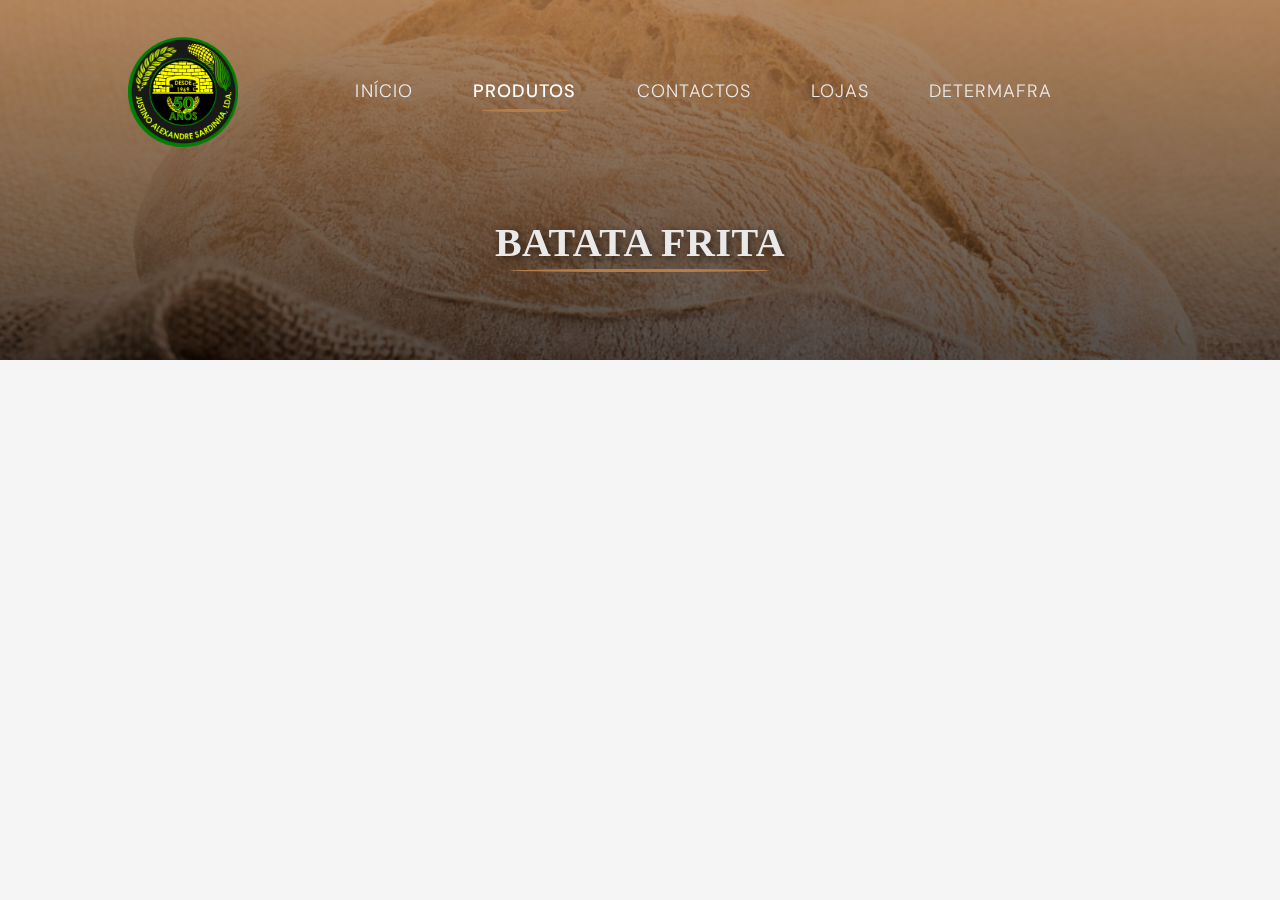
<file: batata.html>
<!DOCTYPE html>
<html lang="pt">
<head>
    <meta charset="UTF-8">
    <meta name="viewport" content="width=device-width, initial-scale=1.0">
    <link rel="stylesheet" href="/css/header.css">
    <link rel="stylesheet" href="/css/padaria.css">
    

    <link href="https://fonts.googleapis.com/css2?family=DM+Sans:wght@400;700&display=swap" rel="stylesheet">
</head>

<body>
    <section class="first-section">
    <div class="overlay-bg"></div>

    <header>
      <div class="header-container">
        <img src="imagens/logo_round.png" class="logo" alt="EriceiraPão">
        <nav>
          <ul class="nav-links">
            <li><a href="index.html">INÍCIO</a></li>
            <li class="dropdown">
              <a href="padaria.html" class="dropdown-toggle active">PRODUTOS</a>
              <div class="dropdown-content" role="menu" aria-label="Submenu Produtos">
                <a href="padaria.html"  role="menuitem">Padaria</a>
                <a href="pastelaria.html" role="menuitem">Pastelaria</a>
                <a href="batata.html" class="active" role="menuitem">Batata Frita</a>
              </div>
            </li>
            <li><a href="contactos.html">CONTACTOS</a></li>
            <li><a href="lojas.html">LOJAS</a></li>
            <li><a href="determafra.html">DETERMAFRA</a></li>
          </ul>
        </nav>
      </div>
    </header>

    <!-- Título da página sobre o hero -->
    <div class="section-content">
      <h1 class="loaded">BATATA FRITA</h1>
    </div>
  </section>

</body>
</html>
</file>
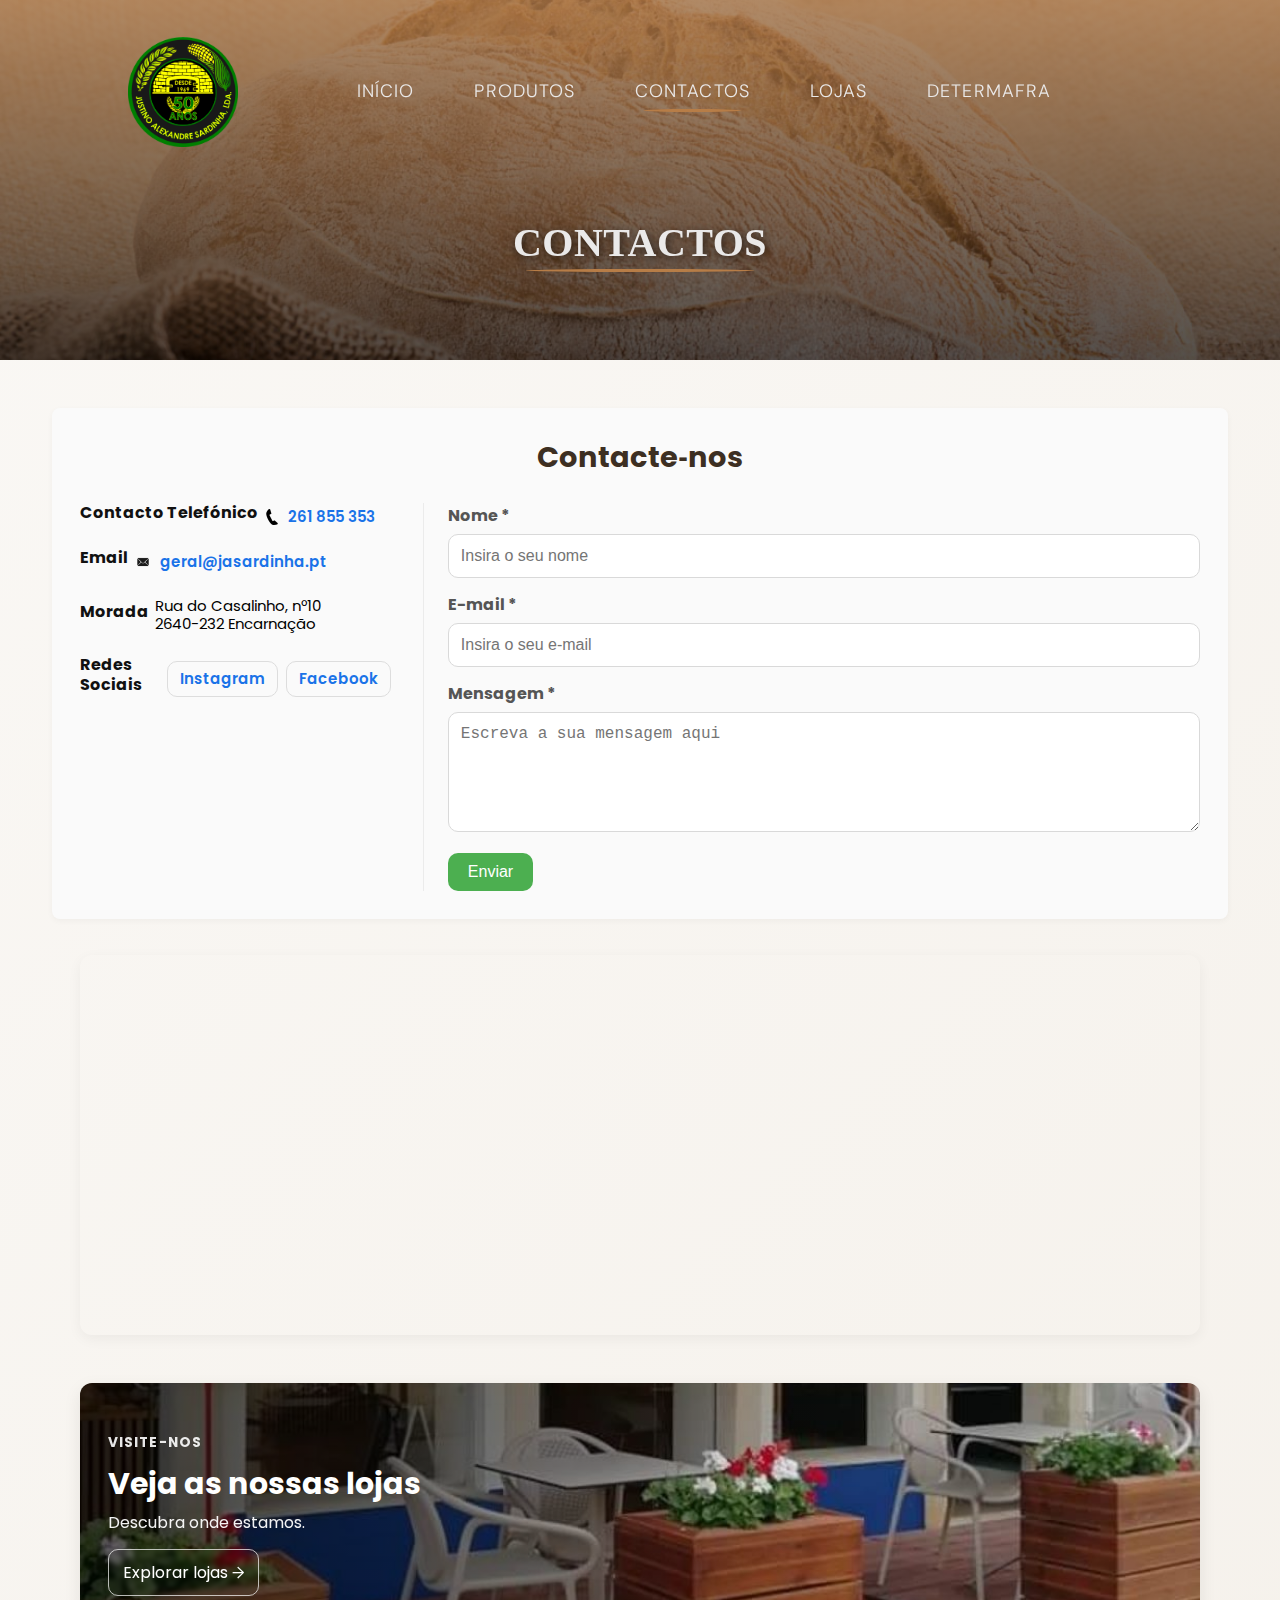
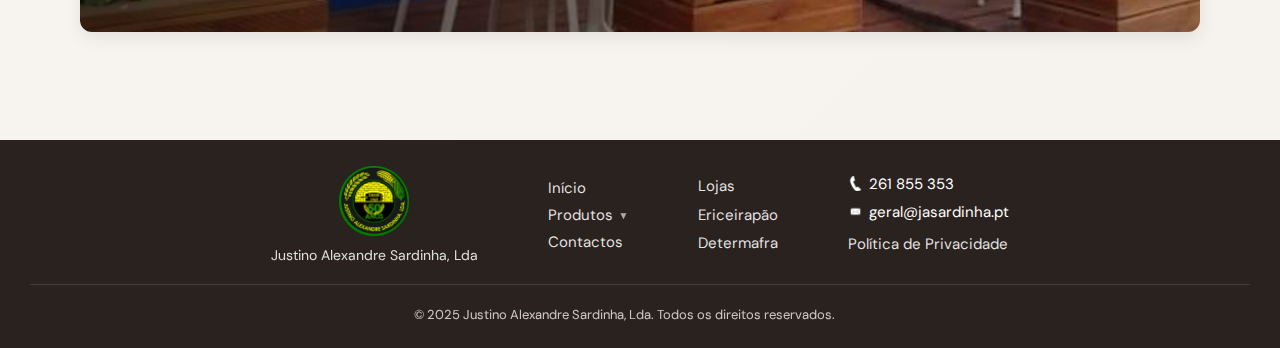
<file: contactos.html>
<!DOCTYPE html>
<html lang="pt">
<head>
    <meta charset="UTF-8">
    <meta name="viewport" content="width=device-width, initial-scale=1.0">

    
    <link rel="stylesheet" href="css/header.css">
    <link rel="stylesheet" href="css/footer.css">
    <link rel="stylesheet" href="css/contactos.css">
    

    <link href="https://fonts.googleapis.com/css2?family=DM+Sans:wght@400;700&display=swap" rel="stylesheet">
    <link href="https://cdn.jsdelivr.net/npm/aos@2.3.4/dist/aos.css" rel="stylesheet">
    <script src="https://cdn.jsdelivr.net/npm/aos@2.3.4/dist/aos.js"></script>

    
</head>
<body>
    <section class="first-section">
      <div class="overlay-bg"></div>
      
      <header>
        <div class="header-container">
          <img src="imagens/logo_round.png" class="logo" alt="EriceiraPão">
          <nav>
            <ul class="nav-links">
              <li><a href="index.html">INÍCIO</a></li>
              <li class="dropdown">
                <a href="#produtos" class="dropdown-toggle">PRODUTOS</a>
                <div class="dropdown-content">
                  <a href="padaria.html">Padaria</a>
                  <a href="pastelaria.html">Pastelaria</a>
                  <a href="batata.html">Batata Frita</a>
                </div>
              </li>
              <li><a href="contactos.html" class="active">CONTACTOS</a></li>
              <li><a href="lojas.html">LOJAS</a></li>
              <li><a href="determafra.html">DETERMAFRA</a></li>
            </ul>
          </nav>
        </div>
      </header>
      
      <div class="section-content">
        <h1 class="loaded">CONTACTOS</h1>
      </div>
    </section>




    <section class="contact-section">
  <div class="contact-wrapper">
    <h2 class="contact-title">Contacte‑nos</h2>

    <div class="contact-columns">
      <!-- Coluna: Informações -->
      <section class="contact-info">
        <div class="contact-item">
          <h3>Contacto Telefónico</h3>
          <p>
            <img src="imagens/call.png" class="call-icon" alt="">
            <a href="tel:+351261855353">261 855 353</a>
          </p>
        </div>

        <div class="contact-item">
          <h3>Email</h3>
          <p>
            <img src="imagens/email.png" class="email-icon" alt="">
            <a href="mailto:geral@jasardinha.pt">geral@jasardinha.pt</a>
          </p>
        </div>

        <div class="contact-item">
          <h3>Morada</h3>
          <p>Rua do Casalinho, nº10<br>2640-232 Encarnação</p>
        </div>

        <div class="contact-item">
          <h3>Redes Sociais</h3>
          <p class="socials">
            <a class="btn" href="#" aria-label="Instagram">Instagram</a>
            <a class="btn" href="#" aria-label="Facebook">Facebook</a>
          </p>
        </div>
      </section>

      <!-- Coluna: Formulário -->
      <form class="message-form" action="submit-form" method="POST" novalidate>
        <div class="form-group">
          <label for="name">Nome *</label>
          <input type="text" id="name" name="name" placeholder="Insira o seu nome" required autocomplete="name">
        </div>

        <div class="form-group">
          <label for="email">E-mail *</label>
          <input type="email" id="email" name="email" placeholder="Insira o seu e-mail" required autocomplete="email">
        </div>

        <div class="form-group">
          <label for="message">Mensagem *</label>
          <textarea id="message" name="message" placeholder="Escreva a sua mensagem aqui" required></textarea>
        </div>

        <button type="submit" class="btn-primary">Enviar</button>
      </form>
    </div>
  </div>
</section>
    
    
    
    
    <section id="mapa">
        <iframe src="https://www.google.com/maps/embed?pb=!1m18!1m12!1m3!1d1095.7363911429977!2d-9.371688426346928!3d39.033319021829705!2m3!1f0!2f0!3f0!3m2!1i1024!2i768!4f13.1!3m3!1m2!1s0xd1f25006f9876d5%3A0x1511f6d7dae30c22!2sJustino%20Alexandre%20Sardinha%20Lda%20-%20Sede!5e0!3m2!1spt-PT!2spt!4v1731589820463!5m2!1spt-PT!2spt" width="100%" height="400" style="border:0;" allowfullscreen="" loading="lazy" referrerpolicy="no-referrer-when-downgrade"></iframe>
    </section>

    <section class="stores-cta">
  <a class="stores-cta__box" href="./lojas.html">
    <div class="stores-cta__content">
      <p class="eyebrow">Visite-nos</p>
      <h2>Veja as nossas lojas</h2>
      <p class="subtitle">Descubra onde estamos.</p>
      <span class="btn-ghost">Explorar lojas →</span>
    </div>
  </a>
</section>


<footer class="footer">
  <div class="footer-container">

    <!-- COLUNA 1 — LOGO + NOME -->
    <div class="footer-col footer-1">
      <img src="imagens/logo_round.png" alt="JAS" class="footer-logo-small">
      <span class="empresa-nome">Justino Alexandre Sardinha, Lda</span>
    </div>

    <!-- COLUNA 2 — LINKS 1 -->
    <div class="footer-col footer-2">
      <a href="index.html">Início</a>
      <div class="footer-dropdown">
  <span class="footer-dropdown-title">
    Produtos
    <span class="footer-arrow">▼</span>
  </span>

  <div class="footer-dropdown-list">
    <a href="padaria.html">Padaria</a>
    <a href="pastelaria.html">Pastelaria</a>
    <a href="batata.html">Batata Frita</a>
  </div>
</div>
      <a href="contactos.html">Contactos</a>
    </div>

    <!-- COLUNA 3 — LINKS 2 -->
    <div class="footer-col footer-3">
      <a href="lojas.html">Lojas</a>
      <a href="lojas.html#ericeirapao">Ericeirapão</a>
      <a href="determafra.html">Determafra</a>
    </div>

    <!-- COLUNA 4 — CONTACTOS + PRIVACIDADE -->
    <div class="footer-col footer-4">

      <div class="contact-item">
        <img src="imagens/call.png" class="contact-icon" alt="Telefone">
        <span>261 855 353</span>
      </div>

      <div class="contact-item">
        <img src="imagens/email.png" class="contact-icon" alt="Email">
        <span>geral@jasardinha.pt</span>
      </div>

      <a href="privacidade.html" class="privacy-link">Política de Privacidade</a>

    </div>

  </div>

  <!-- BOTTOM BAR -->
  <div class="footer-bottom">
    <p>© 2025 Justino Alexandre Sardinha, Lda. Todos os direitos reservados.</p>
    <div class="footer-socials">
      <a href="https://instagram.com" target="_blank">
        <i class="fa-brands fa-instagram"></i>
      </a>
      <a href="https://facebook.com" target="_blank">
        <i class="fa-brands fa-facebook"></i>
      </a>
    </div>
  </div>
</footer>


</body>
</html>
</file>
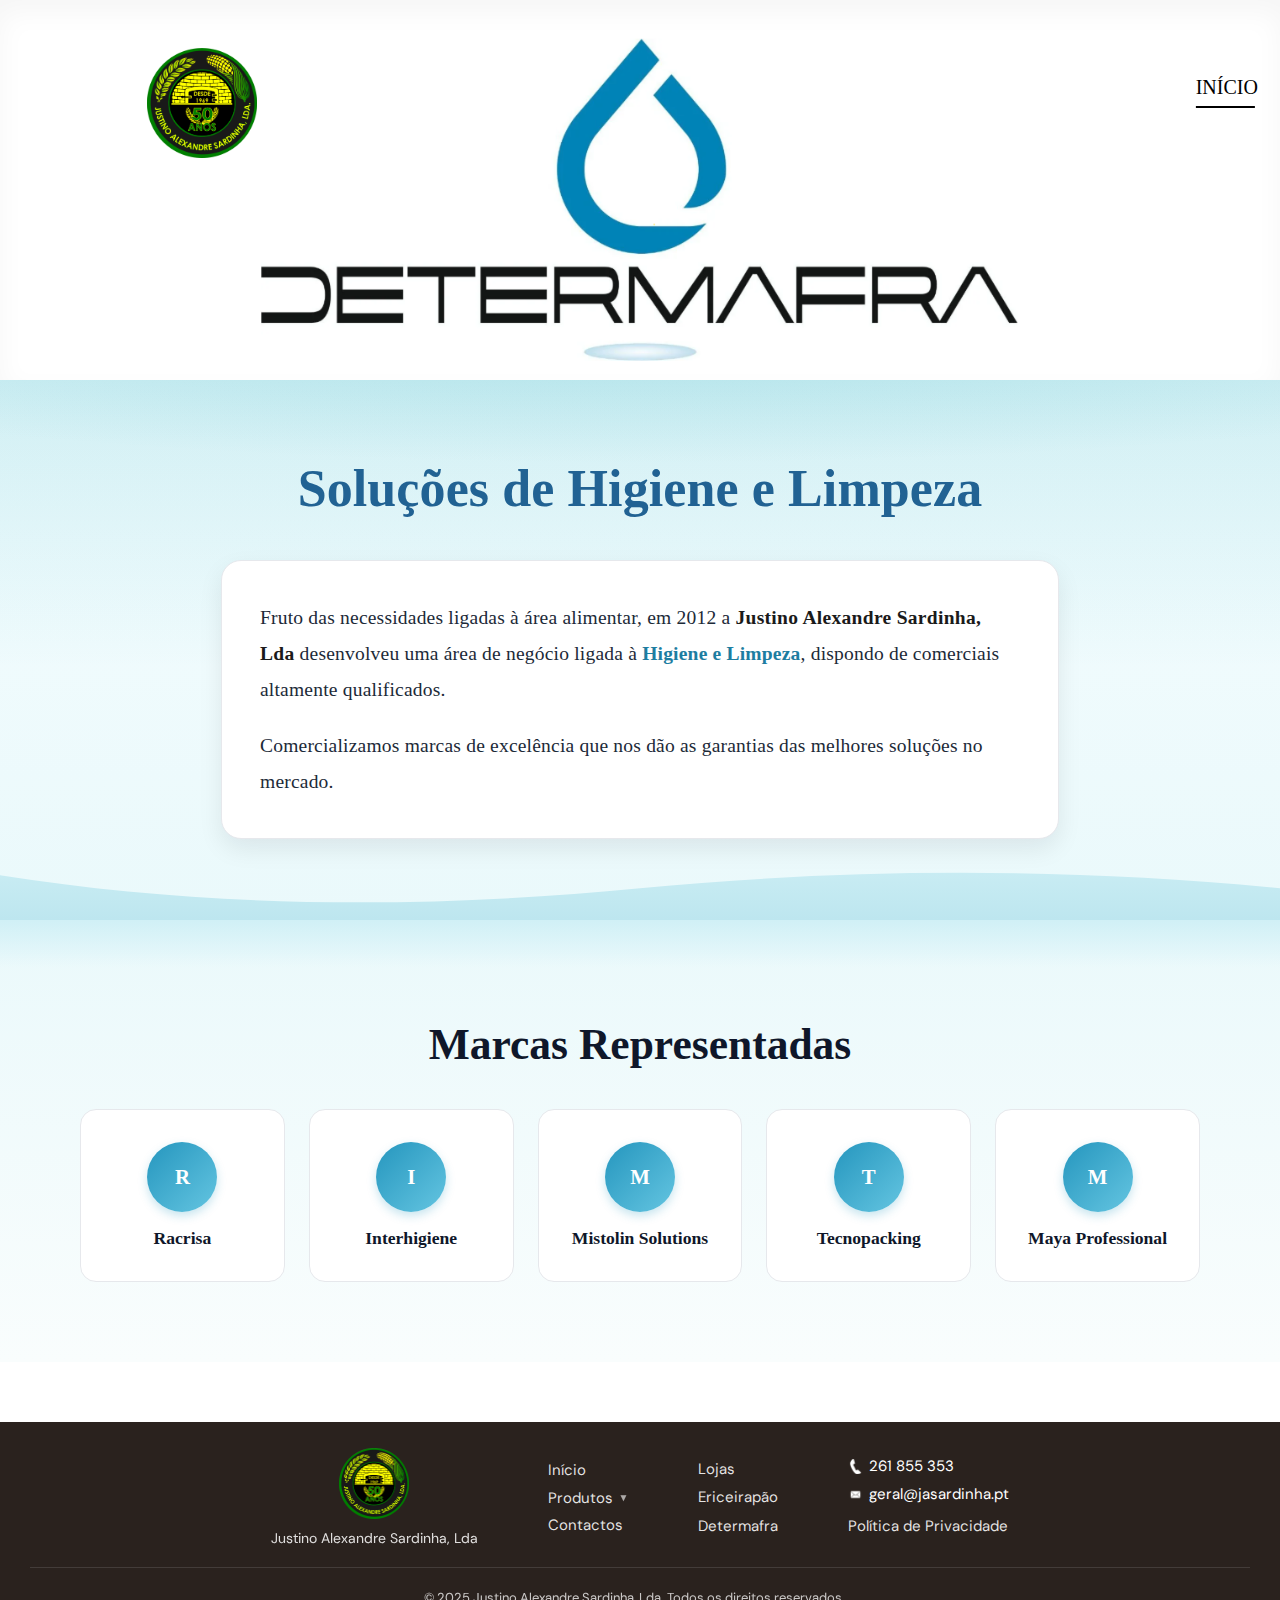
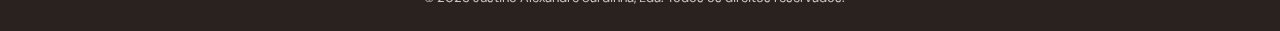
<file: determafra.html>
<!DOCTYPE html>
<html lang="pt">
<head>
  <meta charset="UTF-8" />
  <meta name="viewport" content="width=device-width, initial-scale=1.0" />
  <title>DETERMAFRA — JAS</title>

  <link rel="stylesheet" href="css/footer.css" />
  <link rel="stylesheet" href="css/determafra.css">

  <link href="https://fonts.googleapis.com/css2?family=DM+Sans:wght@400;700&display=swap" rel="stylesheet">
</head>

<body class="page-determafra">

  <header class="determafra-hero" role="banner" aria-label="Cabeçalho DETERMAFRA">
  <nav class="dm-nav" aria-label="Navegação">
    <a class="dm-brand" href="/index.html">
      <img src="/imagens/logo_round.png" alt="JAS — Justino Alexandre Sardinha" class="dm-jas-logo">
    </a>
    <a class="dm-home active" href="/index.html">INÍCIO</a>
  </nav>
  <div class="dm-bg"></div>
  </header>



  <!-- INTRODUÇÃO -->
  <section class="intro">
    <div class="container">
      <div class="section-head">
      <h2>Soluções de Higiene e Limpeza</h2>
      <div class="underline"></div>
    </div>
      <div class="intro-card">
        <p>
          Fruto das necessidades ligadas à área alimentar, em 2012 a
          <span class="highlight-company">Justino Alexandre Sardinha, Lda</span>
          desenvolveu uma área de negócio ligada à
          <span class="highlight-accent">Higiene e Limpeza</span>, dispondo de comerciais altamente qualificados.
        </p>
        <p>Comercializamos marcas de excelência que nos dão as garantias das melhores soluções no mercado.</p>
      </div>
    </div>
  </section>

<!--div class="jas-divider jas-divider--wave" aria-hidden="true">
  <svg viewBox="0 0 1440 120" preserveAspectRatio="none" role="presentation">
    <defs>
      <linearGradient id="jasWave" x1="0" y1="0" x2="0" y2="1">
        <stop offset="0%"  stop-color="#c8ecf3"/>
        <stop offset="100%" stop-color="#bde6ef"/>
      </linearGradient>
    </defs>

   
    <rect width="1440" height="120" fill="url(#jasWave)"></rect>
    <path d="M0,70 C240,110 480,110 720,85 C960,60 1200,60 1440,85 L1440,120 L0,120 Z" fill="#bde6ef"/>
  </svg>
</div-->


  <!-- MARCAS -->
  <section class="brands">
    <div class="container">
      <div class="section-head">
        <h2>Marcas Representadas</h2>
        <div class="underline"></div>
      </div>

      <div class="brands-grid">
        <a class="brand-card" href="https://www.racrisa.com/" target="_blank" rel="noopener">
          <div class="brand-avatar"><span>R</span></div>
          <h3>Racrisa</h3>
          <p>Soluções de higiene profissional</p>
        </a>
        <a class="brand-card" href="https://www.interhigiene.pt/" target="_blank" rel="noopener">
          <div class="brand-avatar"><span>I</span></div>
          <h3>Interhigiene</h3>
          <p>Produtos de limpeza industrial</p>
        </a>
        <a class="brand-card" href="https://www.mistolinsolutions.com/" target="_blank" rel="noopener">
          <div class="brand-avatar"><span>M</span></div>
          <h3>Mistolin Solutions</h3>
          <p>Inovação em higienização</p>
        </a>
        <a class="brand-card" href="https://www.tecnopacking.com/es/" target="_blank" rel="noopener">
          <div class="brand-avatar"><span>T</span></div>
          <h3>Tecnopacking</h3>
          <p>Embalagens e equipamentos</p>
        </a>
        <a class="brand-card" href="https://www.mayaprofessional.com/" target="_blank" rel="noopener">
          <div class="brand-avatar"><span>M</span></div>
          <h3>Maya Professional</h3>
          <p>Detergentes profissionais</p>
        </a>
      </div>
    </div>
  </section>


  <footer class="footer">
  <div class="footer-container">

    <!-- COLUNA 1 — LOGO + NOME -->
    <div class="footer-col footer-1">
      <img src="/imagens/logo_round.png" alt="JAS" class="footer-logo-small">
      <span class="empresa-nome">Justino Alexandre Sardinha, Lda</span>
    </div>

    <!-- COLUNA 2 — LINKS 1 -->
    <div class="footer-col footer-2">
      <a href="/">Início</a>
      <div class="footer-dropdown">
  <span class="footer-dropdown-title">
    Produtos
    <span class="footer-arrow">▼</span>
  </span>

  <div class="footer-dropdown-list">
    <a href="/produtos#padaria">Padaria</a>
    <a href="/produtos#pastelaria">Pastelaria</a>
    <a href="/produtos#batatafrita">Batata Frita</a>
  </div>
</div>
      <a href="/contactos">Contactos</a>
    </div>

    <!-- COLUNA 3 — LINKS 2 -->
    <div class="footer-col footer-3">
      <a href="/lojas">Lojas</a>
      <a href="/lojas#ericeirapao">Ericeirapão</a>
      <a href="/determafra">Determafra</a>
    </div>

    <!-- COLUNA 4 — CONTACTOS + PRIVACIDADE -->
    <div class="footer-col footer-4">

      <div class="contact-item">
        <img src="/imagens/call.png" class="contact-icon" alt="Telefone">
        <span>261 855 353</span>
      </div>

      <div class="contact-item">
        <img src="/imagens/email.png" class="contact-icon" alt="Email">
        <span>geral@jasardinha.pt</span>
      </div>

      <a href="/privacidade" class="privacy-link">Política de Privacidade</a>
    </div>

  </div>

  <!-- BOTTOM BAR -->
  <div class="footer-bottom">
    <p>© 2025 Justino Alexandre Sardinha, Lda. Todos os direitos reservados.</p>
    <div class="footer-socials">
      <a href="https://instagram.com" target="_blank">
        <i class="fa-brands fa-instagram"></i>
      </a>
      <a href="https://facebook.com" target="_blank">
        <i class="fa-brands fa-facebook"></i>
      </a>
    </div>
  </div>
</footer>
</body>
</html>
</file>
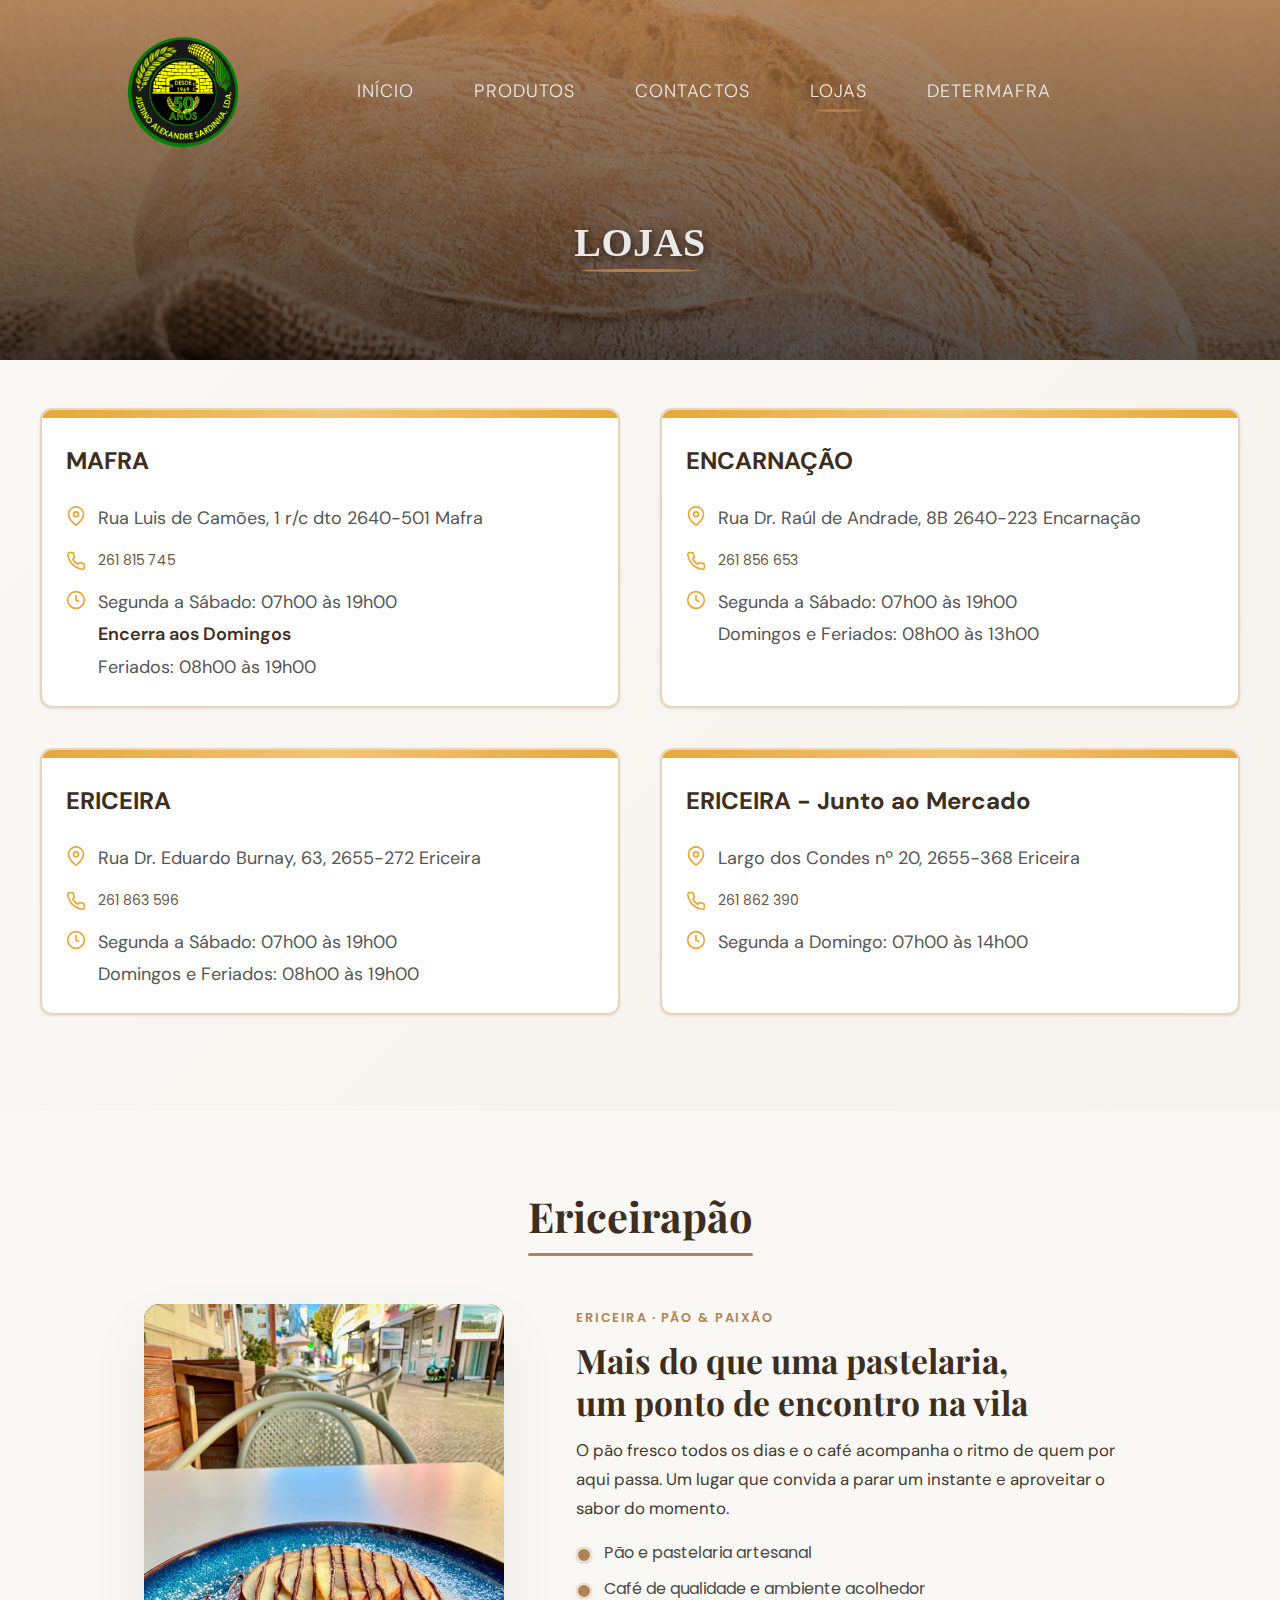
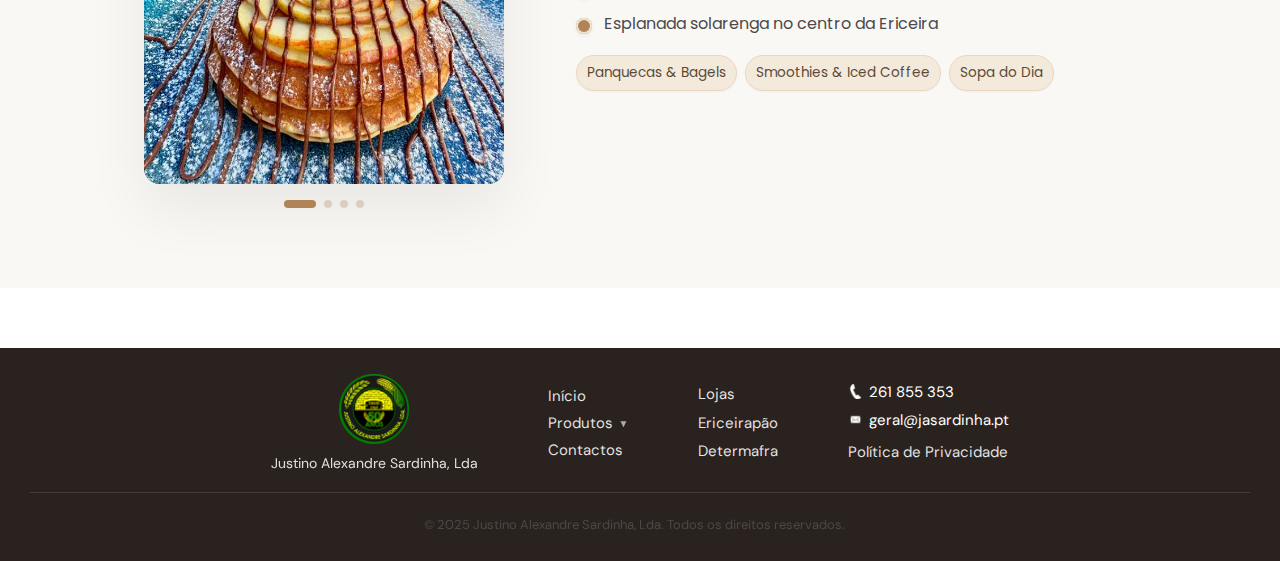
<file: lojas.html>
<!DOCTYPE html>
<html lang="pt">
<head>
  <meta charset="UTF-8" />
  <meta name="viewport" content="width=device-width, initial-scale=1.0"/>
  <meta name="description" content="Conheça as nossas lojas de padaria e pastelaria"/>
  <title>As Nossas Lojas - EriceiraPão</title>


  <link rel="stylesheet" href="css/header.css">
  <link rel="stylesheet" href="css/footer.css">
  <link rel="stylesheet" href="css/lojas.css">
  
  


</head>
<body>

  <!-- HEADER GLOBAL (hero + menu) -->
  <section class="first-section">
    <div class="overlay-bg"></div>

    <header>
      <div class="header-container">
        <img src="imagens/logo_round.png" class="logo" alt="EriceiraPão">
        <nav>
          <ul class="nav-links">
            <li><a href="index.html">INÍCIO</a></li>
            <li class="dropdown">
              <a href="padaria.html" class="dropdown-toggle">PRODUTOS</a>
              <div class="dropdown-content" role="menu" aria-label="Submenu Produtos">
                <a href="padaria.html" role="menuitem">Padaria</a>
                <a href="pastelaria.html" role="menuitem">Pastelaria</a>
                <a href="batata.html" role="menuitem">Batata Frita</a>
              </div>
            </li>
            <li><a href="contactos.html">CONTACTOS</a></li>
            <li><a href="lojas.html" class="active">LOJAS</a></li>
            <li><a href="determafra.html">DETERMAFRA</a></li>
          </ul>
        </nav>
      </div>
    </header>


    
    <!-- Título da página sobre o hero -->
    <div class="section-content">
      <h1 class="loaded">LOJAS</h1>
    </div>
  </section>

  <main class="lojas-content">

  <!-- CONTEÚDO DA PÁGINA LOJAS (sem o header antigo interno) -->
  <main class="container">
    <div class="content">

      <!-- Stores Grid -->
      <div class="stores-grid">
        <!-- Loja Mafra -->
        <div class="store-card">
          <div class="card-accent"></div>
          <div class="card-content">
            <h3>MAFRA</h3>

            <div class="info-section">
              <div class="info-item">
                <svg class="icon icon-primary" viewBox="0 0 24 24" fill="none" stroke="currentColor" stroke-width="2" aria-hidden="true">
                  <path d="M21 10c0 7-9 13-9 13s-9-6-9-13a9 9 0 0 1 18 0z"></path>
                  <circle cx="12" cy="10" r="3"></circle>
                </svg>
                <p>Rua Luis de Camões, 1 r/c dto 2640-501 Mafra</p>
              </div>

              <div class="info-item">
                <svg class="icon icon-primary" viewBox="0 0 24 24" fill="none" stroke="currentColor" stroke-width="2" aria-hidden="true">
                  <path d="M22 16.92v3a2 2 0 0 1-2.18 2 19.79 19.79 0 0 1-8.63-3.07 19.5 19.5 0 0 1-6-6 19.79 19.79 0 0 1-3.07-8.67A2 2 0 0 1 4.11 2h3a2 2 0 0 1 2 1.72 12.84 12.84 0 0 0 .7 2.81 2 2 0 0 1-.45 2.11L8.09 9.91a16 16 0 0 0 6 6l1.27-1.27a2 2 0 0 1 2.11-.45 12.84 12.84 0 0 0 2.81.7A2 2 0 0 1 22 16.92z"></path>
                </svg>
                <a href="tel:261815745">261 815 745</a>
              </div>

              <div class="info-item">
                <svg class="icon icon-primary" viewBox="0 0 24 24" fill="none" stroke="currentColor" stroke-width="2" aria-hidden="true">
                  <circle cx="12" cy="12" r="10"></circle>
                  <polyline points="12 6 12 12 16 14"></polyline>
                </svg>
                <div class="schedule">
                  <p>Segunda a Sábado: 07h00 às 19h00</p>
                  <p class="special">Encerra aos Domingos</p>
                  <p>Feriados: 08h00 às 19h00</p>
                </div>
              </div>
            </div>
          </div>
        </div>

        <!-- Loja Encarnação -->
        <div class="store-card">
          <div class="card-accent"></div>
          <div class="card-content">
            <h3>ENCARNAÇÃO</h3>

            <div class="info-section">
              <div class="info-item">
                <svg class="icon icon-primary" viewBox="0 0 24 24" fill="none" stroke="currentColor" stroke-width="2" aria-hidden="true">
                  <path d="M21 10c0 7-9 13-9 13s-9-6-9-13a9 9 0 0 1 18 0z"></path>
                  <circle cx="12" cy="10" r="3"></circle>
                </svg>
                <p>Rua Dr. Raúl de Andrade, 8B 2640-223 Encarnação</p>
              </div>

              <div class="info-item">
                <svg class="icon icon-primary" viewBox="0 0 24 24" fill="none" stroke="currentColor" stroke-width="2" aria-hidden="true">
                  <path d="M22 16.92v3a2 2 0 0 1-2.18 2 19.79 19.79 0 0 1-8.63-3.07 19.5 19.5 0 0 1-6-6 19.79 19.79 0 0 1-3.07-8.67A2 2 0 0 1 4.11 2h3a2 2 0 0 1 2 1.72 12.84 12.84 0 0 0 .7 2.81 2 2 0 0 1-.45 2.11L8.09 9.91a16 16 0 0 0 6 6l1.27-1.27a2 2 0 0 1 2.11-.45 12.84 12.84 0 0 0 2.81.7A2 2 0 0 1 22 16.92z"></path>
                </svg>
                <a href="tel:261856653">261 856 653</a>
              </div>

              <div class="info-item">
                <svg class="icon icon-primary" viewBox="0 0 24 24" fill="none" stroke="currentColor" stroke-width="2" aria-hidden="true">
                  <circle cx="12" cy="12" r="10"></circle>
                  <polyline points="12 6 12 12 16 14"></polyline>
                </svg>
                <div class="schedule">
                  <p>Segunda a Sábado: 07h00 às 19h00</p>
                  <p>Domingos e Feriados: 08h00 às 13h00</p>
                </div>
              </div>
            </div>
          </div>
        </div>

        <!-- Loja Ericeira -->
        <div class="store-card">
          <div class="card-accent"></div>
          <div class="card-content">
            <h3>ERICEIRA</h3>

            <div class="info-section">
              <div class="info-item">
                <svg class="icon icon-primary" viewBox="0 0 24 24" fill="none" stroke="currentColor" stroke-width="2" aria-hidden="true">
                  <path d="M21 10c0 7-9 13-9 13s-9-6-9-13a9 9 0 0 1 18 0z"></path>
                  <circle cx="12" cy="10" r="3"></circle>
                </svg>
                <p>Rua Dr. Eduardo Burnay, 63, 2655-272 Ericeira</p>
              </div>

              <div class="info-item">
                <svg class="icon icon-primary" viewBox="0 0 24 24" fill="none" stroke="currentColor" stroke-width="2" aria-hidden="true">
                  <path d="M22 16.92v3a2 2 0 0 1-2.18 2 19.79 19.79 0 0 1-8.63-3.07 19.5 19.5 0 0 1-6-6 19.79 19.79 0 0 1-3.07-8.67A2 2 0 0 1 4.11 2h3a2 2 0 0 1 2 1.72 12.84 12.84 0 0 0 .7 2.81 2 2 0 0 1-.45 2.11L8.09 9.91a16 16 0 0 0 6 6l1.27-1.27a2 2 0 0 1 2.11-.45 12.84 12.84 0 0 0 2.81.7A2 2 0 0 1 22 16.92z"></path>
                </svg>
                <a href="tel:261863596">261 863 596</a>
              </div>

              <div class="info-item">
                <svg class="icon icon-primary" viewBox="0 0 24 24" fill="none" stroke="currentColor" stroke-width="2" aria-hidden="true">
                  <circle cx="12" cy="12" r="10"></circle>
                  <polyline points="12 6 12 12 16 14"></polyline>
                </svg>
                <div class="schedule">
                  <p>Segunda a Sábado: 07h00 às 19h00</p>
                  <p>Domingos e Feriados: 08h00 às 19h00</p>
                </div>
              </div>
            </div>
          </div>
        </div>

        <!-- Loja Ericeira Mercado -->
        <div class="store-card">
          <div class="card-accent"></div>
          <div class="card-content">
            <h3>ERICEIRA - Junto ao Mercado</h3>

            <div class="info-section">
              <div class="info-item">
                <svg class="icon icon-primary" viewBox="0 0 24 24" fill="none" stroke="currentColor" stroke-width="2" aria-hidden="true">
                  <path d="M21 10c0 7-9 13-9 13s-9-6-9-13a9 9 0 0 1 18 0z"></path>
                  <circle cx="12" cy="10" r="3"></circle>
                </svg>
                <p>Largo dos Condes nº 20, 2655-368 Ericeira</p>
              </div>

              <div class="info-item">
                <svg class="icon icon-primary" viewBox="0 0 24 24" fill="none" stroke="currentColor" stroke-width="2" aria-hidden="true">
                  <path d="M22 16.92v3a2 2 0 0 1-2.18 2 19.79 19.79 0 0 1-8.63-3.07 19.5 19.5 0 0 1-6-6 19.79 19.79 0 0 1-3.07-8.67A2 2 0 0 1 4.11 2h3a2 2 0 0 1 2 1.72 12.84 12.84 0 0 0 .7 2.81 2 2 0 0 1-.45 2.11L8.09 9.91a16 16 0 0 0 6 6l1.27-1.27a2 2 0 0 1 2.11-.45 12.84 12.84 0 0 0 2.81.7A2 2 0 0 1 22 16.92z"></path>
                </svg>
                <a href="tel:261862390">261 862 390</a>
              </div>

              <div class="info-item">
                <svg class="icon icon-primary" viewBox="0 0 24 24" fill="none" stroke="currentColor" stroke-width="2" aria-hidden="true">
                  <circle cx="12" cy="12" r="10"></circle>
                  <polyline points="12 6 12 12 16 14"></polyline>
                </svg>
                <div class="schedule">
                  <p>Segunda a Domingo: 07h00 às 14h00</p>
                </div>
              </div>
            </div>
          </div>
        </div>
      </div>

      <!-- Additional Info -->
      <!--div class="footer-info">
        <p><strong>JUSTINO ALEXANDRE SARDINHA, LDA</strong> - Tradição e qualidade desde sempre</p>
      </div -->
    </div>
  </main>


  <section id="ericeirapao" class="ericeirapao-section">
  <h2 class="ericeirapao-titulo">Ericeirapão</h2>

  <div class="ericeirapao-inner">
    <!-- COLUNA ESQUERDA: CARROSSEL -->
    <div class="ericeirapao-carousel">
      <div class="carousel-wrapper">
        <div class="carousel-viewport">
          <div class="carousel-track">

            <!-- SLIDE 1 -->
            <div class="carousel-slide">
              <div class="carousel-media">
                <img src="imagens/ericeirapao/panqueca.png" alt="Pastel de nata e café na esplanada da Ericeirapão">
              </div>
            </div>

            <!-- SLIDE 2 -->
            <div class="carousel-slide">
              <div class="carousel-media">
                <img src="imagens/ericeirapao/pastelnata.png" alt="Pastelaria artesanal fresca da Ericeirapão">
              </div>
            </div>

            <!-- SLIDE 3 -->
            <div class="carousel-slide">
              <div class="carousel-media">
                <img src="imagens/ericeirapao/pasteis.png" alt="Smoothies e opções leves">
              </div>
            </div>

            <div class="carousel-slide">
              <div class="carousel-media">
                <img src="imagens/ericeirapao/queques.png" alt="Smoothies e opções leves">
              </div>
            </div>

          </div>

          <button class="carousel-btn prev" aria-label="Slide anterior"></button>
          <button class="carousel-btn next" aria-label="Próximo slide"></button>
        </div>

        <!-- DOTS -->
        <div class="carousel-dots">
          <button class="dot active" data-slide="0"></button>
          <button class="dot" data-slide="1"></button>
          <button class="dot" data-slide="2"></button>
          <button class="dot" data-slide="3"></button>
        </div>
      </div>
    </div>

    <!-- COLUNA DIREITA: TEXTO -->
    <div class="ericeirapao-texto">
  <span class="ericeirapao-eyebrow">Ericeira · Pão & Paixão</span>

  <h3 class="ericeirapao-subtitulo">
    Mais do que uma pastelaria,<br>
    um ponto de encontro na vila
  </h3>

  <p class="ericeirapao-lead">
    O pão fresco todos os dias e o café acompanha o ritmo de quem por aqui passa.  
    Um lugar que convida a parar um instante e aproveitar o sabor do momento.  
  </p>

  <ul class="ericeirapao-feature-list">
    <li>Pão e pastelaria artesanal</li>
    <li>Café de qualidade e ambiente acolhedor</li>
    <li>Esplanada solarenga no centro da Ericeira</li>
  </ul>

  <div class="ericeirapao-pills">
    <span class="pill">Panquecas & Bagels</span>
    <span class="pill">Smoothies & Iced Coffee</span>
    <span class="pill">Sopa do Dia</span>
  </div>
</div>

</section>

  </main>

  <footer class="footer">
  <div class="footer-container">

    <!-- COLUNA 1 — LOGO + NOME -->
    <div class="footer-col footer-1">
      <img src="imagens/logo_round.png" alt="JAS" class="footer-logo-small">
      <span class="empresa-nome">Justino Alexandre Sardinha, Lda</span>
    </div>

    <!-- COLUNA 2 — LINKS 1 -->
    <div class="footer-col footer-2">
      <a href="index.html">Início</a>
      <div class="footer-dropdown">
  <span class="footer-dropdown-title">
    Produtos
    <span class="footer-arrow">▼</span>
  </span>

  <div class="footer-dropdown-list">
    <a href="produtos.html">Padaria</a>
    <a href="produtos.html">Pastelaria</a>
    <a href="produtos.html">Batata Frita</a>
  </div>
</div>
      <a href="contactos.html">Contactos</a>
    </div>

    <!-- COLUNA 3 — LINKS 2 -->
    <div class="footer-col footer-3">
      <a href="lojas.html">Lojas</a>
      <a href="lojas.html#ericeirapao">Ericeirapão</a>
      <a href="determafra.html">Determafra</a>
    </div>

    <!-- COLUNA 4 — CONTACTOS + PRIVACIDADE -->
    <div class="footer-col footer-4">

      <div class="contact-item">
        <img src="imagens/call.png" class="contact-icon" alt="Telefone">
        <span>261 855 353</span>
      </div>

      <div class="contact-item">
        <img src="imagens/email.png" class="contact-icon" alt="Email">
        <span>geral@jasardinha.pt</span>
      </div>

      <a href="privacidade.html" class="privacy-link">Política de Privacidade</a>
    </div>

  </div>

  <!-- BOTTOM BAR -->
  <div class="footer-bottom">
    <p>© 2025 Justino Alexandre Sardinha, Lda. Todos os direitos reservados.</p>
    <div class="footer-socials">
      <a href="https://instagram.com" target="_blank">
        <i class="fa-brands fa-instagram"></i>
      </a>
      <a href="https://facebook.com" target="_blank">
        <i class="fa-brands fa-facebook"></i>
      </a>
    </div>
  </div>
</footer>




<script>
document.addEventListener('DOMContentLoaded', function () {
  const track = document.querySelector('.carousel-track');
  const slides = Array.from(document.querySelectorAll('.carousel-slide'));
  const nextBtn = document.querySelector('.carousel-btn.next');
  const prevBtn = document.querySelector('.carousel-btn.prev');
  const dots = Array.from(document.querySelectorAll('.carousel-dots .dot'));

  let indexAtual = 0;
  const total = slides.length;

  function atualizarCarousel() {
    const offset = -indexAtual * 100;
    track.style.transform = 'translateX(' + offset + '%)';

    // atualizar dots
    dots.forEach((dot, i) => {
      if (i === indexAtual) {
        dot.classList.add('active');
      } else {
        dot.classList.remove('active');
      }
    });
  }

  function proximo() {
    indexAtual = indexAtual + 1;
    if (indexAtual >= total) indexAtual = 0; // loop
    atualizarCarousel();
  }

  function anterior() {
    indexAtual = indexAtual - 1;
    if (indexAtual < 0) indexAtual = total - 1; // loop
    atualizarCarousel();
  }

  // botões
  nextBtn.addEventListener('click', proximo);
  prevBtn.addEventListener('click', anterior);

  // dots
  dots.forEach((dot, i) => {
    dot.addEventListener('click', () => {
      indexAtual = i;
      atualizarCarousel();
    });
  });

  // autoplay
  let autoplayTimer = setInterval(proximo, 4000);

  // pausa no hover
  const wrapper = document.querySelector('.carousel-wrapper');
  wrapper.addEventListener('mouseenter', () => clearInterval(autoplayTimer));
  wrapper.addEventListener('mouseleave', () => {
    autoplayTimer = setInterval(proximo, 4000);
  });

  atualizarCarousel();
});
</script>


<script>
document.addEventListener('DOMContentLoaded', function () {
  const root = document.querySelector('#ericeirapao');           // escopo só desta secção
  if (!root) return;

  const track = root.querySelector('.carousel-track');
  const slides = Array.from(root.querySelectorAll('.carousel-slide'));
  const prevBtn = root.querySelector('.carousel-btn.prev');
  const nextBtn = root.querySelector('.carousel-btn.next');
  const dots    = Array.from(root.querySelectorAll('.carousel-dots .dot'));
  const wrapper = root.querySelector('.carousel-wrapper');

  let index = 0;
  const total = slides.length;

  function update() {
    track.style.transform = 'translateX(' + (-index * 100) + '%)';
    dots.forEach((d,i) => d.classList.toggle('active', i === index));
  }

  function next() { index = (index + 1) % total; update(); }
  function prev() { index = (index - 1 + total) % total; update(); }

  // ligações
  nextBtn.addEventListener('click', next);
  prevBtn.addEventListener('click', prev);
  dots.forEach((d,i) => d.addEventListener('click', () => { index = i; update(); }));

  // autoplay + pausa no hover
  let timer = setInterval(next, 4000);
  wrapper.addEventListener('mouseenter', () => clearInterval(timer));
  wrapper.addEventListener('mouseleave', () => timer = setInterval(next, 4000));

  // teclado (setas ← →)
  root.addEventListener('keydown', (e) => {
    if (e.key === 'ArrowRight') next();
    if (e.key === 'ArrowLeft')  prev();
  });
  // tornar a secção focável para receber teclado
  root.setAttribute('tabindex','-1');

  update();
});
</script>

</body>
</html>
</file>
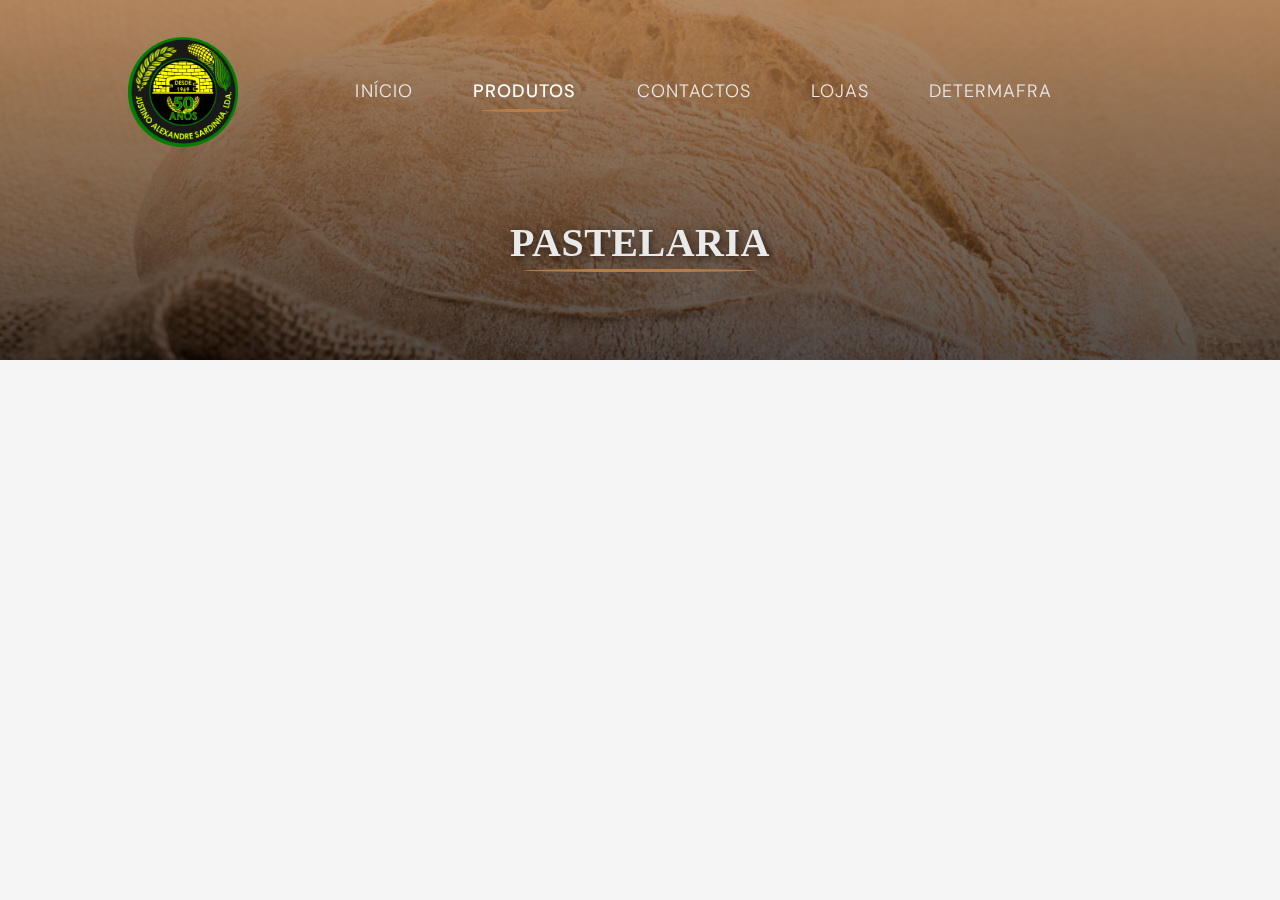
<file: pastelaria.html>
<!DOCTYPE html>
<html lang="pt">
<head>
    <meta charset="UTF-8">
    <meta name="viewport" content="width=device-width, initial-scale=1.0">
    <link rel="stylesheet" href="/css/header.css">
    <link rel="stylesheet" href="/css/padaria.css">
    
    

    <link href="https://fonts.googleapis.com/css2?family=DM+Sans:wght@400;700&display=swap" rel="stylesheet">
</head>

<body>
    <section class="first-section">
    <div class="overlay-bg"></div>

    <header>
      <div class="header-container">
        <img src="imagens/logo_round.png" class="logo" alt="EriceiraPão">
        <nav>
          <ul class="nav-links">
            <li><a href="index.html">INÍCIO</a></li>
            <li class="dropdown">
              <a href="padaria.html" class="dropdown-toggle active">PRODUTOS</a>
              <div class="dropdown-content" role="menu" aria-label="Submenu Produtos">
                <a href="padaria.html"  role="menuitem">Padaria</a>
                <a href="pastelaria.html" class="active" role="menuitem">Pastelaria</a>
                <a href="batata.html"  role="menuitem">Batata Frita</a>
              </div>
            </li>
            <li><a href="contactos.html">CONTACTOS</a></li>
            <li><a href="lojas.html">LOJAS</a></li>
            <li><a href="determafra.html">DETERMAFRA</a></li>
          </ul>
        </nav>
      </div>
    </header>

    <!-- Título da página sobre o hero -->
    <div class="section-content">
      <h1 class="loaded">PASTELARIA</h1>
    </div>
  </section>

</body>
</html>
</file>
<file: css/header.css>
@import url('https://fonts.googleapis.com/css2?family=DM+Sans:wght@400;700&display=swap');
@import url('https://fonts.googleapis.com/css2?family=Playfair+Display:wght@700&family=Poppins:wght@400;600&display=swap');

/* Base mínima para o header */
html,
body {
  margin: 0;
  padding: 0;
  font-family: 'Poppins', 'DM Sans', 'Montserrat', Arial, sans-serif;
  color: #000;
  overflow-x: hidden;
}

/* HERO do header (com imagem e gradiente) */
.first-section {
  --bg-brightness: 0.8;
  background: none;
  min-height: 40vh;
  position: relative;
  color: #fff;
  text-align: center;
  will-change: transform;
}

.first-section::before {
  content: "";
  position: absolute;
  inset: 0;
  background-image: url('../imagens/header.jpg');
  background-size: cover;
  background-position: 65% 17%;
  background-repeat: no-repeat;
  filter: brightness(var(--bg-brightness));
  --bg-brightness: 0.6;
  z-index: 0;
  pointer-events: none;
}

.first-section::after {
  content: "";
  position: absolute;
  inset: 0;
  background: linear-gradient(180deg, rgba(187, 133, 83, 0.7) 0%, rgba(0, 0, 0, 0.45) 100%);
  pointer-events: none;
  z-index: 1;
}

.first-section>* {
  position: relative;
  z-index: 2;
}

.first-section>header {
  z-index: 3;
}





/* Título dentro do hero */
.section-content {
  max-width: 800px;
  margin: 0 auto;
  text-align: center;
  color: #000;
  padding-bottom: 10px;
}

.section-content h1 {
  position: relative;
  display: inline-block;
  font-size: 40px;
  color: #eae9e9;
  text-shadow: 2px 2px 8px rgba(0, 0, 0, .6);
  font-family: 'Georgia', serif;
  animation: fadeIn 2s;
}

@keyframes fadeIn {
  from {
    opacity: 0;
    transform: translateY(-20px)
  }

  to {
    opacity: 1;
    transform: translateY(0)
  }
}

.section-content h1::after {
  content: '';
  position: absolute;
  left: 50%;
  bottom: -6px;
  width: 0;
  height: 3px;
  background: #b77d47;
  border-radius: 50%;
  transform: translateX(-50%);
  transition: width .3s ease;
}

.section-content h1.loaded::after {
  width: 90%;
}

/* NAV / MENU */
header {
    background-color: transparent;
    color: #eae9e9;
    height: 180px;
    display: flex;
    align-items: center;
    justify-content: center; 
    width: 100%;
    padding: 0 5%;
    position: relative;
    z-index: 9999;
}

/*.header-container{
  position: relative;        
  height: 100%;
  display: flex;
  align-items: center;
}

header nav {
  position: absolute;
  left: 950px;
  top: 50%;
  transform: translate(-50%, -50%);
}*/


.header-container {
    display: flex;
    justify-content: center;
    align-items: center;
    width: 100%;
    position: relative;
}

header .logo {
    position: absolute;
    left: 5%;
    top: 55%;
    transform: translateY(-50%);
    height: 110px;
    margin: 0;
    pointer-events: none; /* mantém dropdown funcional */
}



.nav-links li {
  margin: 0 20px;
}

.nav-links a {
    color: #eae9e9;
    text-decoration: none;
    position: relative;
    padding-bottom: 5px;
    transition: color 0.3s ease;

    font-weight: 300;
    font-family: 'DM Sans', sans-serif !important;
    font-size: 18px;
    letter-spacing: 0.06em;
    text-transform: uppercase;
}


.nav-links a::after {
  content: '';
  position: absolute;
  left: 50%;
  bottom: -4px;
  width: 0;
  height: 3px;
  background: #b77d47;
  border-radius: 50%;
  transform: translateX(-50%);
  transition: width .3s ease;
}

.nav-links>li:not(.dropdown)>a:hover::after,
.nav-links>li:not(.dropdown)>a.active::after {
  width: 85%;
}



/* Dropdown */
.nav-links .dropdown {
  position: relative;
}

.nav-links .dropdown::after {
  content: "";
  position: absolute;
  left: 0;
  right: 0;
  top: 100%;
  height: 10px;
}

.nav-links .dropdown-content {
    position: absolute;
    top: 100%;
    left: 50%;
    transform: translateX(-50%);

    display: none;                /* escondido por defeito */
    flex-direction: column;

    background-color: #b77d47;
    border-radius: 8px;
    box-shadow: 0 6px 20px rgba(0,0,0,0.25);
    overflow: hidden;
    min-width: 140px;

    z-index: 10000;               /* fica acima de tudo */
    pointer-events: auto;
}

.nav-links .dropdown:hover .dropdown-content,
.nav-links .dropdown:focus-within .dropdown-content {
  display: flex;
}

.nav-links .dropdown-content a {
    display: block;
    color: #fff;
    padding: 10px 14px;
    text-decoration: none;
    text-align: center;

    font-family: 'DM Sans', sans-serif !important;
    font-weight: 300;
    font-size: 16px;
    letter-spacing: 0.06em;
    text-transform: uppercase;

    transition: background-color 0.25s ease;
}

.nav-links .dropdown-content a:hover {
  background: #a0663e;
}

.nav-links .dropdown-content::before {
  content: "";
  position: absolute;
  top: -8px;
  left: 50%;
  transform: translateX(-50%);
  border-width: 0 8px 8px 8px;
  border-style: solid;
  border-color: transparent transparent #b77d47 transparent;
}

.nav-links .dropdown>a,
.nav-links .dropdown>a:hover,
.nav-links .dropdown:hover>a {
  color: #eae9e9;
}

.nav-links .dropdown-content a.active {
  background: #a0663e;
}


.nav-links .dropdown:has(.dropdown-content a.active) > a::after {
  width: 85%;                 /* igual ao estilo da linha normal */
  background: #b77d47;        /* cor da linha */
  height: 3px;
  border-radius: 50%;
  position: absolute;
  left: 50%;
  bottom: -4px;
  transform: translateX(-50%);
  content: '';
  transition: width 0.3s ease;
}

/* 2. Remove a linha quando o menu dropdown está aberto (hover ou focus) */
.nav-links .dropdown:hover > a::after,
.nav-links .dropdown:focus-within > a::after {
  width: 0;
}

/* 3. (opcional) garante que a cor da palavra “PRODUTOS” fica igual ao ativo */
.nav-links .dropdown:has(.dropdown-content a.active) > a {
  color: #fff;
  font-weight: 500;
}




/* ===== realinhar o menu sem hacks de margem ===== */



.nav-links{
  list-style: none;
  margin-left: 0;
  padding: 0;
  display: flex;
  align-items: center;
  gap: 24px;                 /* teu valor alvo */
  font-size: 20px;
}


/* ajustes suaves por breakpoint (opcional) */
@media (max-width: 1280px) {
  .nav-links {
    gap: 20px;
  }
}

@media (max-width: 1024px) {
  .nav-links {
    gap: 22px;
  }
}

@media (max-width: 1280px) {
  .nav-links {
    gap: 22px;
  }
}

@media (max-width: 768px) {
  header .logo {
    height: 80px;
    margin-top: 20px;
    margin-left: 30px;
  }
}

/*.first-section .header-container>img,
.first-section header img.logo,
.first-section header img.stores-logo {
  height: 110px;
  margin-top: 25px;
  margin-left: 70px;
  display: block;
}*/

.first-section header img.stores-logo {
    position: absolute;
    left: 5%;
    top: 55%;
    transform: translateY(-50%);
    height: 110px;
    margin: 0;
    pointer-events: none;
    z-index: 10;
}

/*.first-section .nav-links {
  gap: 20px;
  margin-left: 50px;
}*/


/* ——— Normalização do título do hero em TODAS as páginas ——— */
.first-section .section-content{
  max-width: 800px;
  margin: 0 auto;
  padding: 40px 0 40px;   /* afasta do topo de forma consistente */
  text-align: center;
}

.first-section .section-content h1{
  /* mesma fonte em todo o lado */
  font-weight: 700;
  font-size: 40px;
  line-height: 1.15;
  margin: 0;                /* zera margens default do h1 */
  letter-spacing: .5px;
  color: #eae9e9;
}

/* sublinhado já existente mantém-se; só garantimos consistência */
.first-section .section-content h1::after{
  height: 3px;
  background: #b77d47;
}


/* ============================= */
/*   HEADER PERSONALIZADO DETERMAFRA  */
/* ============================= */
body.page-determafra .first-section {
  min-height: clamp(220px, 38vh, 420px);
  background: #fff;
  position: relative;
}

/* remove overlays ou gradientes antigos */
body.page-determafra .first-section::after {
  content: none !important;
}

/* aplica o logotipo DETERMAFRA como fundo */
body.page-determafra .first-section::before {
  content: "";
  position: absolute;
  inset: 0;
  background-image: url("../imagens/header.jpg");
  background-repeat: no-repeat;
  background-position: center;
  background-size: contain; /* mostra o logo inteiro sem cortar */
  opacity: 1;
  z-index: 0;
}

/* certifica que o menu fica por cima */
body.page-determafra .first-section header,
body.page-determafra .first-section .header-container {
  position: relative;
  z-index: 1;
}

/* opcional — ajustar a cor dos links do menu se o fundo for claro */
body.page-determafra .first-section .nav-links a {
  color: #3d2e1f; /* ou #000, dependendo do contraste */
}

/* NAV IGUAL AO DO INDEX */
.nav-links {
    list-style: none;
    padding: 0;
    margin: 0;
    display: flex;
    align-items: center;
    justify-content: center;
    gap: 20px;
}
</file>
<file: css/padaria.css>
@import url('https://fonts.googleapis.com/css2?family=DM+Sans:wght@400;700&display=swap');

body, html {
    margin: 0;
    padding: 0;
    background-color: #f5f5f5; 
    overflow-x: hidden;
}

@keyframes fadeIn {
    from { opacity: 0; transform: translateY(-20px); }
    to { opacity: 1; transform: translateY(0); }
}




.products-container {
    display: grid;
    grid-template-columns: repeat(3, 1fr); 
    grid-gap: 30px; 
    padding: 20px;
    margin: auto;
    max-width: 1400px; 
}


.product-item {
    position: relative; 
    overflow: hidden; 
    cursor: pointer;
    transition: transform 0.3s ease-in-out; 
}

.product-item img {
    width: 100%; 
    height: auto; 
    display: block; 
    transition: transform 0.3s ease-in-out; 
}

.product-item::after {
    content: '';
    position: absolute;
    top: 0;
    left: 0;
    right: 0;
    bottom: 0;
    background: rgba(0, 0, 0, 0.6); 
    opacity: 0; 
    transition: opacity 0.3s ease; 
}

.product-info {
    position: absolute;
    top: 50%; 
    left: 50%; 
    transform: translate(-50%, -50%); 
    text-align: center;
    opacity: 0; 
    transition: opacity 0.3s ease; 
    z-index: 2;
}

.product-info h2, .product-info a {
    color: #ffffff; 
    text-shadow: 0 1px 3px rgba(0, 0, 0, 0.6); 
    display: block; 
}

.product-info a {
    background-color: #b77d47; 
    padding: 8px 16px;
    border-radius: 5px;
    text-decoration: none; 
    margin-top: 10px; 
}


.product-item:hover::after, .product-item:hover .product-info {
    opacity: 1; 
}

.product-item:hover img {
    transform: scale(1.1); 
}


.more-info-btn {
    background-color: #cc7c31; 
    color: #ffffff; 
    font-size: 16px;
    padding: 8px 16px; 
    border: none; 
    border-radius: 5px; 
    text-decoration: none; 
    text-shadow: 0px 1px 3px rgba(0, 0, 0, 0.5); 
    box-shadow: 0 4px 8px rgba(0, 0, 0, 0.3); 
    cursor: pointer; 
    transition: background-color 0.3s, box-shadow 0.3s; 
}

.more-info-btn:hover {
    background-color: #c16e37; 
    box-shadow: 0 6px 12px rgba(0, 0, 0, 0.4); 
}





@media (max-width: 1024px) {
    .products-container {
        grid-template-columns: repeat(2, 1fr);
    }
}

@media (max-width: 768px) {
    .products-container {
        grid-template-columns: 1fr;
    }
}



@keyframes fadeInScaleUp {
    from {
        transform: scale(0.8);
        opacity: 0;
        background-color: rgba(0, 0, 0, 0);
    }
    to {
        transform: scale(1);
        opacity: 1;
        background-color: rgba(0, 0, 0, 0.4);
    }
}

/* Estilo básico para o modal */
.modal {
    display: none; /* Escondido por padrão */
    position: fixed; /* Fica fixo na tela */
    z-index: 1001; /* Sobe sobre outros conteúdos */
    left: 0;
    top: 0;
    width: 100%; /* Ocupa toda a largura da tela */
    height: 100%; /* Ocupa toda a altura da tela */
    overflow: hidden; /* Ativa a rolagem se necessário */
    background-color: rgba(0,0,0,0);
    justify-content: center;
    align-items: center;
    animation: fadeInScaleUp 0.2s ease forwards;
}

/* Conteúdo do modal */
.modal-content {
    background-color: #ffffff;
    position: relative;
    margin: 13% auto; /* 10% do topo e centralizado horizontalmente */
    padding: 20px;
    border: 4px solid #deb887;;
    width: 60%; /* 60% da largura da tela */
    height: auto;
    display: flex; /* Uso de Flexbox para layout */
    border-radius: 10px; /* Bordas arredondadas */
    box-shadow: 0 5px 15px rgba(222, 184, 135, 0.4);
    flex-direction: row;
    align-items: center;}

/* Botão de fechar */
.close {
    color: #8b4513;
    position: absolute;    
    right: 20px; /* 20px do canto direito */
    top: 20px;  /* 20px do topo */
    font-size: 32px;    
    font-weight: bold;
}

.close:hover, .close:focus {
    color: #a0522d;
    text-decoration: none;
    cursor: pointer;
}

.modal-body {
    display: flex;
    width: 100%;
    align-items: center;
    margin-bottom: 20px;
}

/* Imagem do produto no modal */
.modal-image {
    width: 30%; /* Metade da largura do conteúdo do modal */
    margin-right: 20px; /* Margem à direita para espaçamento */
}

.modal-text {
    flex: 1;
    text-align: left;
    max-width: 550px;
}

.modal-text h2 {
    font-size: 24px;
    color: #333;
    margin-bottom: 20px;
}

.modal-text p {
    font-family: 'DM Sans', sans-serif;
    font-size: 18px;
    color: #666;
    line-height: 1.5;
}

.pdf-link {
    display: flex;
    align-items: center;
    text-decoration: none;
    color: #007bff; /* Cor do link */
    font-weight: bold;
}

.pdf-link img {
    margin-right: 10px;
    width: 30px;
}
</file>
<file: css/footer.css>
/* =========================================
   FOOTER — VERSÃO PREMIUM COMPACTA
   ========================================= */

.footer {
  background-color: #2a221e;
  color: #fff;
  padding: 26px 30px 12px; /* compacto, mas não esmagado */
  font-family: 'DM Sans', sans-serif;
  margin-top: 60px; 
}

/* BLOCO CENTRAL — ALINHADO AO CENTRO E COMPACTO */
.footer-container {
  max-width: 1080px;             /* largura mais estreita */
  margin: 0 auto;
  display: flex;
  justify-content: center;
  align-items: center;           /* colunas alinhadas pelo centro vertical */
  gap: 70px;                     /* gap muito reduzido */
  flex-wrap: nowrap;
}

/* COLUNAS */
.footer-col {
  display: flex;
  flex-direction: column;
  gap: 6px;                      /* ultra compacto */
  font-size: 15px;               /* fonte ligeiramente maior = premium */
}

/* COLUNA 1 — LOGO */
.footer-1 {
  min-width: 150px;
  align-items: center;
  text-align: center;
}

.footer-logo-small {
  width: 70px;                   /* tamanho premium */
  margin-bottom: 4px;
}

.empresa-nome {
  font-size: 14px;               /* maior, mais elegante */
  opacity: 0.85;
}

/* LINKS */
.footer-col a {
  color: rgba(255,255,255,0.88);
  text-decoration: none;
  font-size: 15px;               /* maior e mais limpo */
  line-height: 1.5;              /* bem compacto */
  transition: 0.2s;
}

.footer-col a:hover {
  color: #fff;
}

/* CONTACTOS */
.contact-item {
  display: flex;
  align-items: center;           /* alinhamento perfeito com ícones */
  gap: 6px;
  line-height: 1.2;
}

.contact-icon {
  width: 15px;
  height: 15px;
  filter: brightness(0) invert(1);
}

.privacy-link {
  margin-top: 2px;               /* sobe, fica alinhado com coluna */
  font-size: 15px;
}

.footer-4 .contact-item {
  margin-bottom: 4px;   /* espaçamento igual aos links das outras colunas */
}

.footer-4 .privacy-link {
  margin-top: 2px;      /* já está baixo, mas reduzimos ainda mais */
}
/* BOTTOM BAR — COMPACTA */
.footer-bottom {
  margin-top: 20px;
  padding-top: 8px;
  border-top: 1px solid rgba(255,255,255,0.12);
  display: flex;
  justify-content: center;
  align-items: center;
  flex-wrap: wrap;
}

.footer-bottom p {
  font-size: 13px;
  opacity: 0.75;
}

/* SOCIALS */
.footer-socials {
  display: flex;
  gap: 12px;
}

.footer-socials a {
  color: rgba(255,255,255,0.85);
  font-size: 17px;
}


.footer-dropdown {
  position: relative;
  display: flex;
  flex-direction: column;
  gap: 4px;
}

.footer-dropdown-title {
  display: flex;
  align-items: center;
  gap: 6px;
  cursor: pointer;
  font-size: 15px;
  color: rgba(255,255,255,0.88);
  user-select: none;
  transition: 0.2s;
}

.footer-dropdown-title:hover {
  color: #fff;
}

.footer-arrow {
  font-size: 10px;
  opacity: 0.7;
  transition: transform 0.3s ease;
}

/* LISTA ESCONDIDA */
.footer-dropdown-list {
  display: none;
  flex-direction: column;
  padding-left: 10px;
  gap: 3px;
}

/* MOSTRA AO HOVER */
.footer-dropdown:hover .footer-dropdown-list {
  display: flex;
}

.footer-dropdown:hover .footer-arrow {
  transform: rotate(180deg);
}

/* Links da lista */
.footer-dropdown-list a {
  font-size: 14px;
  color: rgba(255,255,255,0.75);
}

.footer-dropdown-list a:hover {
  color: #fff;
}


/* RESPONSIVO — MUITO LIMPO */
@media (max-width: 900px) {

  .footer-container {
    max-width: 100%;
    flex-wrap: wrap;
    justify-content: center;
    gap: 25px;
  }

  .footer-col {
    align-items: center;
    text-align: center;
  }

  .footer-bottom {
    flex-direction: column;
    gap: 6px;
    text-align: center;
  }
}
</file>
<file: css/contactos.css>
/* ===========================
   CONTACTOS — ESTILOS DA PÁGINA (SEM HEADER)
   O header/hero está em /css/header.css
   =========================== */

/* Fundo igual ao das Lojas (opcional) */
body {
  background: linear-gradient(135deg, #faf8f5 0%, #f5f1eb 100%);
}

/* Neutraliza layout antigo sem quebrar HTML */
.main-container { display: contents; }
.new-section { all: unset; }

/* --------- BLOCO GERAL --------- */
.contact-section { padding: 32px 16px 0; }
.contact-wrapper{
  max-width: 1120px;
  margin: 16px auto 0;
  background: #fafafa;
  border: none;
  border-radius: 8px;
  box-shadow: 0 2px 6px rgba(0,0,0,.04);
  padding: 28px;
}

.contact-title{
  text-align: center;
  margin: 0 0 24px;
  font-size: 1.8rem;
  color: #3d2f22;
}

/* --------- LAYOUT DAS COLUNAS --------- */
.contact-columns{
  display: grid;
  grid-template-columns: 0.8fr 2fr; /* ~28/72 */
  gap: 32px;
  align-items: start;
}

/* Coluna: Informações */
.contact-info { font-size: 15px; line-height: 1.65; }
.contact-item { margin-bottom: 18px; }
.contact-item h3 {
  font-size: 16px;
  font-weight: 700;
  margin: 0 0 8px;
  color: #111;
}
.contact-item p { margin: 4px 0; display: flex; align-items: center; gap: 8px; }

/* Links de contacto (tel/mail) */
.contact-info a {
  color: #1a73e8;
  text-decoration: none;
  font-weight: 600;
}
.contact-info a:hover { text-decoration: underline; }

/* Ícones */
.call-icon  { width: 16px; height: 16px; object-fit: contain; }
.email-icon { width: 18px; height: 18px; object-fit: contain; }

/* Botões simples (redes sociais) */
.btn{
  display: inline-block;
  padding: 8px 12px;
  border: 1px solid #ddd;
  border-radius: 10px;
}
.btn:hover { background: #f7f7f7; }

/* Coluna: Formulário */
.message-form{
  display: block;
  background: transparent;
  max-width: none;
  margin: 0;
  box-sizing: border-box;
  padding-left: 0;
  border-left: none;
}
.message-form h3 { margin: 0 0 12px; font-size: 24px; color: #333; }
.form-group { margin-bottom: 14px; }
.form-group label {
  display: block; font-weight: 700; margin-bottom: 6px; color: #555;
}
.form-group input,
.form-group textarea{
  width: 100%;
  padding: 12px;
  font-size: 16px;
  border: 1px solid #d9d9d9;
  border-radius: 10px;
  box-sizing: border-box;
}
.form-group input:focus,
.form-group textarea:focus{
  outline: none;
  border-color: #b77d47;
  box-shadow: 0 0 0 3px rgba(183,125,71,.15);
}
.form-group textarea { min-height: 120px; resize: vertical; }

.btn-primary{
  background: #4CAF50;
  color: #fff;
  font-size: 16px;
  padding: 10px 20px;
  border: none;
  border-radius: 10px;
  cursor: pointer;
}
.btn-primary:hover { background: #45a049; }

/* Separador só em desktop para dar leveza */
@media (min-width: 900px){
  .message-form { border-left: 1px solid rgba(0,0,0,.06); padding-left: 24px; }
}

/* Responsivo: empilhar abaixo de 900px */
@media (max-width: 900px){
  .contact-columns { grid-template-columns: 1fr; gap: 18px; }
  .message-form   { border-left: none; padding-left: 0; }
}

/* --------- MAPA --------- */
#mapa{
  padding: 16px 16px 32px;
  margin-top: 20px;
}
#mapa iframe{
  display: block;
  width: 100%;
  max-width: 1120px;
  height: 380px;
  margin: 0 auto;
  border: 0;
  border-radius: 12px;
  box-shadow: 0 4px 14px rgba(0,0,0,.05);
}
@media (max-width: 768px){
  #mapa iframe { height: 300px; }
}

/* --------- CTA PARA LOJAS --------- */
.stores-cta{
  padding: 16px 16px 48px;
}
.stores-cta__box{
  display: block;
  max-width: 1120px;
  margin: 0 auto;
  position: relative;
  border-radius: 12px;
  overflow: hidden;
  text-decoration: none;
  background: #ebe7e3;
  background-image:
    linear-gradient(to right, rgba(0,0,0,.65) 0%, rgba(0,0,0,.35) 40%, rgba(0,0,0,0) 70%),
    url('../imagens/ericeirapao.jpg');
  background-size: cover;
  background-position: 65% 70%;
  background-repeat: no-repeat;
  box-shadow: 0 6px 18px rgba(0,0,0,.08);
  transition: transform .25s ease, box-shadow .25s ease;
}
.stores-cta__box:hover{
  transform: translateY(-2px);
  box-shadow: 0 12px 26px rgba(0,0,0,.12);
}

.stores-cta__content{
  color: #fff;
  padding: 36px 28px;
}
.stores-cta__content h2{
  margin: 6px 0 8px;
  font-size: clamp(22px, 3.5vw, 30px);
  line-height: 1.2;
}
.stores-cta__content .eyebrow{
  letter-spacing: .08em; text-transform: uppercase; opacity: .9;
  font-weight: 700; font-size: .85rem;
}
.stores-cta__content .subtitle{
  margin: 0 0 14px; opacity: .95;
}

.btn-ghost{
  display: inline-block;
  padding: 10px 14px;
  border: 1px solid rgba(255,255,255,.7);
  border-radius: 10px;
  color: #fff;
  backdrop-filter: blur(2px);
  transition: background .2s ease, border-color .2s ease;
}
.stores-cta__box:hover .btn-ghost{
  background: rgba(255,255,255,.14);
  border-color: rgba(255,255,255,.9);
}

/* --------- AJUSTES FINOS / REUSO --------- */
.fa-instagram, .fa-facebook { margin-right: 10px; cursor: pointer; }
.fa-instagram:hover, .fa-facebook:hover { color: #555; }
</file>
<file: css/determafra.css>
/* ============ AJUSTES GERAIS ============ */
:root{
  --bg: #ffffff;
  --fg: #0f172a;
  --muted: #64748b;
  --card: #ffffff;
  --border: #e6e8ec;
  --shadow: 0 10px 25px rgba(2,6,23,.08);
  --primary: #0ea5b7;     /* turquesa */
  --accent: #22c55e;      /* verde */
}

html, body {
  margin: 0;
  padding: 0;
}
.determafra-hero {
  margin: 0;
  border: none;
}
/* container util */
.container{ max-width: 1120px; margin: 0 auto; padding: 0 1rem; }

/* ============ SECÇÃO LOGO (opcional abaixo do header) ============ */
.deter-logo{
  background: linear-gradient(180deg,#f6fbff 0%, #f2fff7 100%);
  padding: 40px 0;
  text-align: center;
}
.deter-logo__img{
  max-width: min(820px, 92vw);
  height: auto;
  display: inline-block;
  filter: drop-shadow(0 8px 22px rgba(0,0,0,.08));
}


/* ============ INTRODUÇÃO ============ */
.intro {
  padding: 80px 0;
  background: linear-gradient(180deg, #f5fdff 0%, #eaf9fb 100%); 
  position: relative;
  z-index: 2;
}

.intro::before{
  content:"";
  position:absolute; inset:0;
  height: clamp(220px, 32vh, 360px);
  background:
    radial-gradient(120% 70% at 50% -20%, rgba(14,165,183,.18) 0%, rgba(14,165,183,0) 70%),
    linear-gradient(180deg, rgba(14,165,183,.16) 0%, rgba(14,165,183,0) 100%);
  pointer-events:none;
  z-index: 1;
}

/* garante que o conteúdo fica acima do overlay */
.intro > .container{ position: relative; z-index: 2; }


.intro::after{
  content:"";
  position:absolute; left:0; right:0; bottom:-1px;
  height:96px; pointer-events:none; z-index:3;
  background: no-repeat center / 100% 100%
    url("data:image/svg+xml;utf8,<svg xmlns='http://www.w3.org/2000/svg' viewBox='0 0 1440 120' preserveAspectRatio='none'><defs><linearGradient id='w' x1='0' y1='0' x2='0' y2='1'><stop offset='0%' stop-color='%23c8ecf3'/><stop offset='100%' stop-color='%23bde6ef'/></linearGradient></defs><path d='M0,72 C240,108 480,108 720,86 C960,64 1200,64 1440,86 L1440,120 L0,120 Z' fill='url(%23w)'/></svg>");
}
@media (min-width:1024px){
  .intro::after{ height:112px; }
}

.intro .section-head{
  text-align: center;
  margin-bottom: 42px;
}


.intro .section-head h2{
  font-weight: 800;
  font-size: clamp(2.2rem, 4.2vw, 3.25rem);
  line-height: 1.12;
  letter-spacing: .1px;
  color: #216293;
  text-wrap: balance;
}



/*.intro .underline{
  width:290px;
  height: 4px;
  background: #2596be;
  margin: 0 auto;
  border-radius: 999px;
}*/

.intro-card{
  background: #ffffff;
  border: 1px solid var(--border);
  border-radius: 20px;
  padding: clamp(24px, 3vw, 48px);
  box-shadow: var(--shadow);
  font-size: 1.22rem;
  color: #1c2a38;
  letter-spacing: .2px;
  max-width: 760px;
  margin: 0 auto;
  line-height: 1.85;          /* mais espaço entre linhas */
  text-align: left;          /* leitura mais natural que centrado */
}



.intro-card p{ margin:0 0 1.25rem 0; }
.intro-card p:last-child{ margin-bottom:0; }

.highlight{ font-weight: 600; color: #2596be; }
.highlight-accent{ font-weight: 600; color: #1d7da1; }

.highlight-company {
  font-weight: 700;
  color: #1a1a1a; /* Quase preto, sobressai sobre o texto */
  letter-spacing: 0.3px;
}

/* ============ MARCAS ============ */
.brands{
  padding: 100px 0 80px;
  position: relative;
  z-index: 1;
  background: linear-gradient(180deg, #eaf9fb 0%, #f9fdfd 100%);
  border-top: 0 !important;
}

/* Separador suave no topo (fade para baixo) */
.brands::before{
  content:"";
  position:absolute;
  left:0; right:0; top:0;
  height:48px;                  /* intensidade/altura do fade */
  transform: none;
  z-index: 0;                   
  background: linear-gradient(
    to bottom,
    rgba(203,238,245,0.85) 0%,   /* #cbeef5 com alpha */
    rgba(203,238,245,0.00) 100%
  );
  pointer-events:none;
  z-index:1;
}



.section-head{ text-align: center; margin-bottom: 40px; }
.section-head h2{
  margin:0 0 .5rem;
  font-weight:800;
  font-size: clamp(2rem,3.4vw,3rem);
  color: #0f172a;
}

.brands-grid{
  display:grid;
  gap: 24px;
  grid-template-columns: repeat(1,minmax(0,1fr));
}

@media (min-width:640px){ .brands-grid{ grid-template-columns: repeat(2,1fr); } }
@media (min-width:1024px){ .brands-grid{ grid-template-columns: repeat(3,1fr); } }
@media (min-width:1280px){ .brands-grid{ grid-template-columns: repeat(5,1fr); } }


.brand-card{
  display:block;
  text-decoration:none;
  color:inherit;
  text-align:center;
  background:#ffffff;
  border:1px solid var(--border);
  border-radius:16px;
  padding:32px 20px;
  transition: transform .25s ease, box-shadow .25s ease, border-color .25s ease;
}


.brand-card:hover{
  transform: translateY(-8px);
  box-shadow: var(--shadow);
  border-color: rgba(37,150,190,.35);
}

.brand-avatar{
  width:70px;
  height:70px;
  margin:0 auto 16px;
  border-radius:50%;
  background: linear-gradient(135deg, #2596be, #64c5e1);
  display:grid;
  place-items:center;
  box-shadow: 0 4px 10px rgba(37,150,190,.25);
}
.brand-avatar span{
  color:#fff;
  font-weight:700;
  font-size:1.3rem;
}
.brand-card h3{
  margin:0;
  font-weight:700;
  font-size:1.1rem;
  color:#0f172a;
}

.brand-card p{
  display:none;
}
/* ===================================================================== */
/* =================== HEADER / HERO DETERMAFRA ========================= */
/* ===================================================================== */
/* TUNING: header — ajusta aqui se o teu header.css usar outros tamanhos */


/* Container do hero com o logotipo DETERMAFRA como fundo */
.determafra-hero{
  min-height: clamp(380px, 42vh, 720px);
  position: relative;
  isolation: isolate;
  background-image: url('../imagens/determafra3.png');
  background-repeat: no-repeat;
  background-position: center center;
  background-size: contain;
  background-color: #ffffff;
  box-shadow: 0 1px 0 rgba(0,0,0,0.06), 0 12px 28px rgba(0,0,0,0.04) inset;

  /* NOVO para igualar às outras páginas */
  padding: 0 6%;
  box-sizing: border-box;
}

.determafra-hero .dm-nav{
  position: relative;
  height: 180px;    
  display: flex;
  align-items: center;
}


.determafra-hero .dm-jas-logo{
  height: 110px;
  margin-top: 25px;
  margin-left: 70px; /* agora soma com o padding 6% tal como nas outras */
  display: block;
}


.determafra-hero .dm-home{
  position: absolute;
  left: 950px;       /* mesmo sítio que nas “lojas” */
  top: 50%;
  transform: translate(-50%, -50%);
  text-decoration: none;
  color: #000;
  font-weight: 500;
  font-size: 20px;
  padding-bottom: 5px;
  transition: color .3s ease;
  margin-left: 200px;
}
.determafra-hero .dm-home:hover{ color:#555; }
.determafra-hero .dm-home::after{
  content:""; position:absolute; left:0; bottom:-4px;
  width:0; height:2px; background:#000; transition:width .3s ease;
}
.determafra-hero .dm-home:hover::after,
.determafra-hero .dm-home.active::after{ width:95%; }












/* ===== Divisores entre secções (blindado) ===== */
.jas-divider{ position:relative; z-index:3; display:block; line-height:0; width:100%; }
.jas-divider svg{ display:block; width:100%; height:88px; }
@media (min-width:1024px){ .jas-divider svg{ height:104px; } }

/* Quando o divisor vem antes da .brands, nada de fade nem borda a sobrepor */
.jas-divider + .brands{ border-top:0 !important; position:relative; }
.jas-divider + .brands::before{ content:none !important; }

/* Higiene no teu fade caso uses noutros contextos */
.brands::before{ z-index:0; transform:none; }

/* (Opcional) micro-overlap para matar linhas fantasma em alguns zooms */
.jas-divider{ margin-bottom:-1px; }
</file>
<file: css/lojas.css>
/* =========================
   Reset e base
========================= */
.lojas-content * {
  margin: 0;
  padding: 0;
  box-sizing: border-box;
}


h1, h2 {
    font-family: 'Playfair Display', serif;
    color: #333;
}

h3, h4, h5 {
    font-family: 'DM Sans', sans-serif;
    color: #333;
}

p {
    font-family: 'DM Sans', sans-serif;
    font-size: 18px;
    line-height: 1.7;
    color: #555;
}

/* Fundo e tipografia da página */
.lojas-content {
  background: linear-gradient(135deg,#faf8f5 0%,#f5f1eb 100%);
  color: #3d2e1f;
  line-height: 1.6;
  min-height: 100vh;
}

/* Container */
.container{ width:100%; padding:3rem 1rem; }
.content{ max-width:1200px; margin:0 auto; }

/* =========================
   Header interno / lojas
========================= */


.subtitle{
  font-size:1.25rem; color:#6b5844; max-width:42rem; margin:0 auto;
}

/* Grid de lojas */
.stores-grid{
  display:grid; grid-template-columns:repeat(1,1fr);
  gap:2rem; margin-bottom:3rem;
}
@media (min-width:768px){
  .stores-grid{ grid-template-columns:repeat(2,1fr); }
}

/* Cartões */
.store-card{
  background:#fff; border-radius:.75rem; overflow:hidden; border:2px solid #e8d5bc;
  transition:transform .3s ease, box-shadow .3s ease;
  box-shadow:0 1px 3px rgba(0,0,0,.1);
}
.store-card:hover{ transform:translateY(-4px); box-shadow:0 10px 25px rgba(0,0,0,.15); }
.card-accent{ height:.5rem; background:linear-gradient(90deg,#e8a73a 0%,#f0c675 50%,#e8a73a 100%); }
.card-content{ padding:1.5rem; }
.card-content h3{ font-size:1.5rem; font-weight:700; color:#3d2e1f; margin-bottom:1.5rem; }

/* Info dentro dos cartões */
.info-section{ display:flex; flex-direction:column; gap:1rem; }
.info-item{ display:flex; gap:.75rem; color:#6b5844; font-size:.875rem; }
.info-item p, .info-item a{ line-height:1.6; }
.info-item a{ color:#6b5844; text-decoration:none; transition:color .2s ease; }
.info-item a:hover{ color:#e8a73a; }

/* Ícones */
.icon{ width:1.25rem; height:1.25rem; flex-shrink:0; margin-top:.125rem; }
.icon-primary{ color:#e8a73a; }

/* Horários */
.schedule{ display:flex; flex-direction:column; gap:.25rem; }
.schedule .special{ font-weight:600; color:#3d2e1f; }

/* Rodapé informativo */
.footer-info{
  background:rgba(240,198,117,.2); padding:1.5rem; border-radius:.5rem; text-align:center;
}
.footer-info p{ color:#6b5844; font-size:.9375rem; }
.footer-info strong{ color:#3d2e1f; font-weight:600; }



@media (min-width:1024px){
  .stores-grid{ gap:2.5rem; }
}

/* =========================
   Secção Ericeirapão
========================= */
.ericeirapao-section {
  background:#faf8f5;
  color:#3d2e1f;
  padding:80px 40px;
  font-family:"Poppins","DM Sans","Montserrat",Arial,sans-serif;
  text-align:center; /* título centrado */
}

/* Título */
.ericeirapao-titulo{
  font-family:"Playfair Display",serif;
  font-size:2.6rem; line-height:1.2; font-weight:700;
  color:#3d2e1f;
  margin-bottom:48px;
  display:inline-block; position:relative;
}
.ericeirapao-titulo::after{
  content:""; display:block; width:100%; height:3px;
  background:#b08456; border-radius:999px; margin:12px auto 0;
}

.ericeirapao-inner {
  display: grid;
  grid-template-columns: minmax(260px, 360px) minmax(320px, 560px);
  column-gap: 90px; /* era 60px → mais espaço entre imagem e texto */
  justify-content: center;
  align-items: start;
  max-width: 1300px; /* ligeiramente mais largo */
  margin: 0 auto;
  text-align: left;
}

/* Coluna esquerda: carrossel */
.ericeirapao-carousel{ width:100%; }

.carousel-wrapper{
  max-width:360px; width:100%; margin:0 auto; position:relative;
}

/* viewport + track + slide */
.carousel-viewport{
  overflow:hidden; border-radius:16px; background:#000;
  box-shadow:0 25px 60px rgba(0,0,0,.07);
}
.carousel-track{
  display:flex; transition:transform .5s cubic-bezier(0.22,1,0.36,1);
  touch-action: pan-y;
}
.carousel-slide{ flex:0 0 100%; min-width:0; }

/* imagem vertical */
.carousel-media{ aspect-ratio:3 / 4; width:100%; overflow:hidden; }
.carousel-media img{
  width:100%; height:100%; object-fit:cover;
  transition:transform .5s ease, filter .5s ease;
}
.carousel-media img:hover{ transform:scale(1.05); filter:brightness(1.05); }

/* === SETAS CLEAN ELEGANTES === */
.carousel-btn {
  position: absolute;
  top: 50%;
  transform: translateY(-50%);
  height: 36px;
  width: 36px;
  border: none;
  border-radius: 50%;
  background: rgba(255, 255, 255, 0.8);
  backdrop-filter: blur(4px);
  color: #5c4023;
  font-size: 20px;
  font-weight: 600;
  cursor: pointer;
  display: flex;
  align-items: center;
  justify-content: center;
  box-shadow: 0 4px 12px rgba(0,0,0,0.15);
  opacity: 0;
  transition: all 0.3s ease;
}
.carousel-wrapper:hover .carousel-btn {
  opacity: 1;
  transform: translateY(-50%) scale(1);
}
.carousel-btn:hover {
  background: #fff;
  transform: translateY(-50%) scale(1.15);
  box-shadow: 0 8px 20px rgba(0,0,0,0.18);
}

/* Ícones das setas */
.carousel-btn::before {
  content: "";
  display: inline-block;
  width: 8px;
  height: 8px;
  border-top: 2px solid currentColor;
  border-right: 2px solid currentColor;
}
.carousel-btn.prev::before {
  transform: rotate(-135deg);
  margin-left: 2px;
}
.carousel-btn.next::before {
  transform: rotate(45deg);
  margin-right: 2px;
}

/* Posição das setas */
.carousel-btn.prev { left: -42px; }
.carousel-btn.next { right: -42px; }

@media (max-width: 820px) {
  .carousel-btn {
    height: 32px;
    width: 32px;
    font-size: 18px;
  }
  .carousel-btn.prev { left: 8px; }
  .carousel-btn.next { right: 8px; }
}

/* Dots */
.carousel-dots{
  display:flex; justify-content:center; gap:8px; margin-top:16px;
}
.carousel-dots .dot{
  height:8px; width:8px; border-radius:999px; border:0;
  background:rgba(176,132,86,.3); cursor:pointer; transition:all .3s ease;
}
.carousel-dots .dot.active{ width:32px; background:#b08456; }

.ericeirapao-texto {
  padding-right: 20px; /* respiro interno à direita */
  max-width: 560px;
}
.ericeirapao-eyebrow{
  display:inline-block;
  font-size:.8rem;
  letter-spacing:.12em;
  text-transform:uppercase;
  color:#b08456;
  font-weight:600;
  margin-bottom:10px;
}

.ericeirapao-subtitulo{
  font-family:"Playfair Display",serif;
  font-size:2.1rem;
  line-height:1.25;
  font-weight:700;
  color:#3d2e1f;
  margin:0 0 14px 0;
}

.ericeirapao-lead{
  font-size:1.05rem;
  color:#453a2e;
  line-height:1.7;
  margin:0 0 18px 0;
  max-width: 58ch;
}

/* Lista curta com "checks" */
.ericeirapao-feature-list{
  list-style:none;
  margin:0 0 18px 0;
  padding:0;
  display:grid;
  gap:10px;
}
.ericeirapao-feature-list li{
  position:relative;
  padding-left:28px;
  color:#4a4a4a;
}
.ericeirapao-feature-list li::before{
  content:"";
  position:absolute; left:0; top:7px;
  width:16px; height:16px; border-radius:50%;
  background:
    radial-gradient(circle at 55% 55%, #b08456 45%, #b08456 45%) ,
    conic-gradient(from 45deg, #b08456 0 90deg, transparent 90deg 360deg);
  /* pequeno “check” minimalista */
  box-shadow:0 0 0 2px #f0e4d4 inset, 0 1px 4px rgba(0,0,0,.08);
}

/* Pills informativas */
.ericeirapao-pills{
  display:flex; flex-wrap:wrap; gap:8px;
  margin-top:6px;
}
.ericeirapao-pills .pill{
  font-size:.85rem;
  color:#5b4a39;
  padding:6px 10px;
  border-radius:999px;
  background: #f4eadc;
  border:1px solid #ead7bf;
  box-shadow:0 1px 2px rgba(0,0,0,.04);
}

/* ——— Ajustes de layout para casar melhor com o slider ——— */
.ericeirapao-inner{
  column-gap:72px; /* um pouco mais de ar entre imagem e texto */
  align-items:start;
}

/* Mobile: centra e dá respiro */
@media (max-width:820px){
  .ericeirapao-texto{ max-width:520px; margin:0 auto; text-align:center; }
  .ericeirapao-feature-list li{ padding-left:0; }
  .ericeirapao-feature-list li::before{ display:none; } /* limpa o visual em ecrãs pequenos */
  .ericeirapao-pills{ justify-content:center; }
}

/* Responsivo da secção */
@media (max-width:820px){
  .ericeirapao-inner{
    grid-template-columns:1fr;
    row-gap:40px; text-align:center;
  }
  .ericeirapao-texto{
    max-width:500px; margin:0 auto; text-align:center;
  }
  .carousel-wrapper{ margin:0 auto; max-width:90%; }
}
</file>
